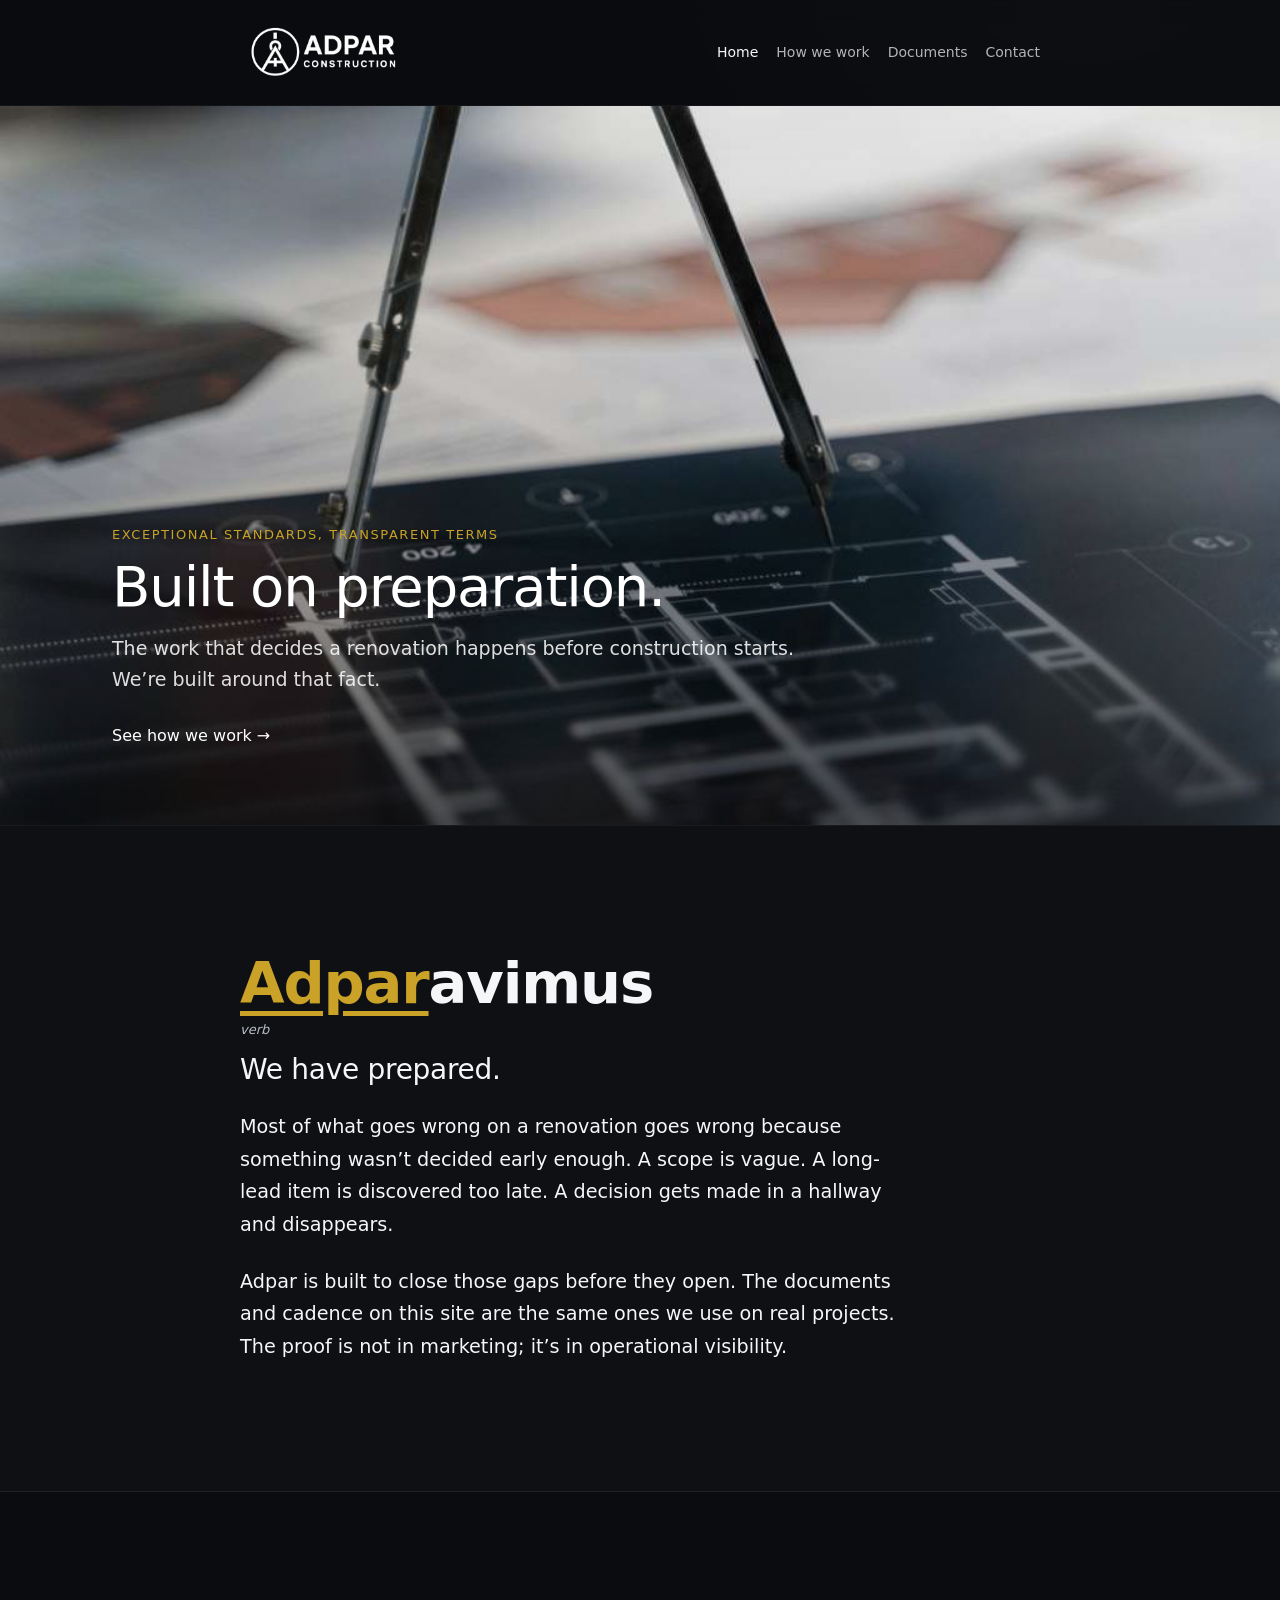
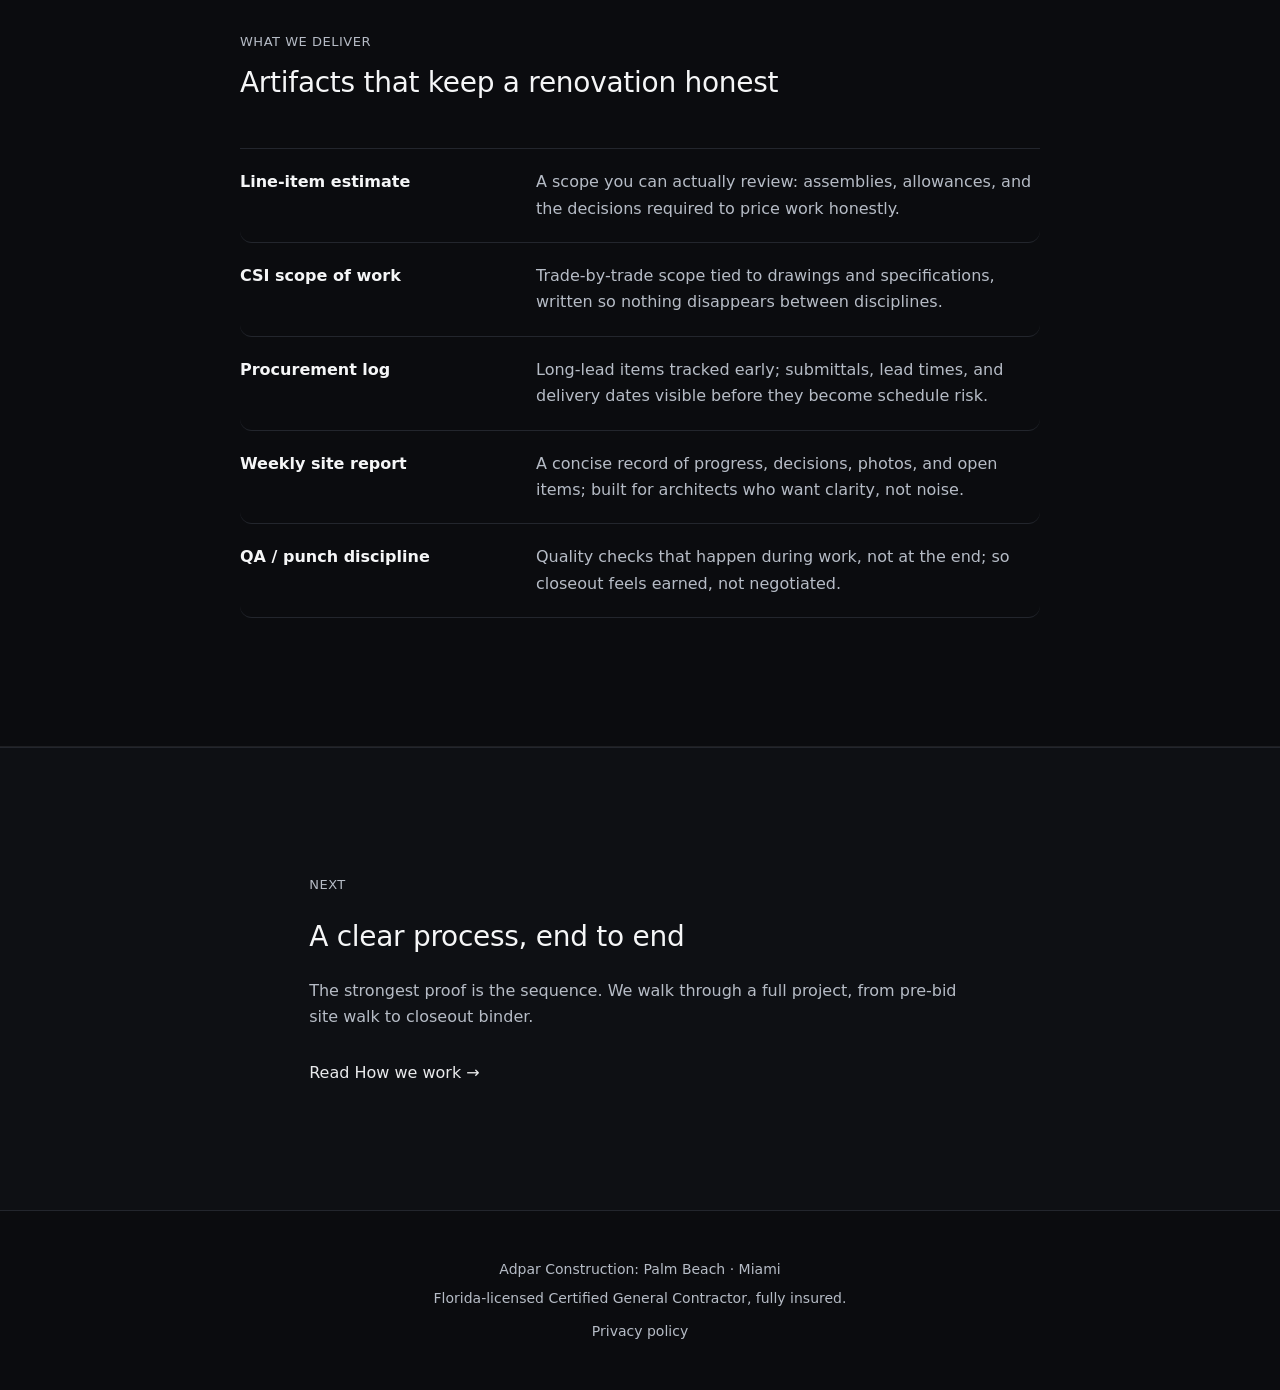
<file: index.html>
<!doctype html>
<html lang="en">
  <head>
    <meta charset="utf-8" />
    <meta name="viewport" content="width=device-width, initial-scale=1" />
    <title>Adpar Construction: Built on preparation.</title>
    <meta
      name="description"
      content="A residential renovation general contractor in Palm Beach and Miami. We make renovation outcomes legible before construction starts."
    />
    <meta property="og:title" content="Adpar Construction: Built on preparation." />
    <meta
      property="og:description"
      content="A residential renovation general contractor in Palm Beach and Miami. We make renovation outcomes legible before construction starts."
    />
    <link rel="stylesheet" href="adpar.css" />
  </head>
  <body>
    <a class="sr-only skip-link" href="#main">Skip to content</a>

    <header class="header" data-header>
      <div class="container-content">
        <div class="header-inner">
          <a class="wordmark" href="index.html" aria-label="Adpar Construction home">
            <img src="images/image0.png" alt="Adpar Construction" height="64" decoding="async" />
          </a>
          <nav class="nav" aria-label="Primary">
            <a href="index.html" aria-current="page">Home</a>
            <a href="how-we-work.html">How we work</a>
            <a href="documents.html">Documents</a>
            <a href="contact.html">Contact</a>
          </nav>
        </div>
      </div>
      <div class="header-rule" data-header-rule aria-hidden="true"></div>
    </header>

    <main id="main">
      <section class="hero" data-hero>
        <div class="hero-bg" aria-hidden="true">
          <img
            src="images/001.jpeg"
            alt=""
            role="presentation"
            width="2000"
            height="1200"
            loading="eager"
            decoding="async"
          />
        </div>
        <div class="hero-overlay" aria-hidden="true"></div>

        <div class="hero-content">
          <div class="container-wide">
            <div class="hero-text">
              <p class="caption hero-eyebrow">Exceptional standards, transparent terms</p>
              <h1 class="display">Built on preparation.</h1>
              <p class="body-lg" style="margin-top: 16px">
                The work that decides a renovation happens before construction starts. We’re built around that fact.
              </p>
              <p class="hero-cta">
                <a class="link" href="how-we-work.html">See how we work →</a>
              </p>
            </div>
          </div>
        </div>
      </section>

      <section class="section">
        <div class="container-content">
          <div class="adparavimus">
              <p class="adparavimus-word">
                <span class="adparavimus-underline">Adpar</span>avimus
              </p>
              <p class="adparavimus-meta"><em>verb</em></p>

              <h2 class="h2 adparavimus-heading" style="margin-top: 12px">We have prepared.</h2>
              <div style="margin-top: 24px" class="prose adparavimus-prose">
              <p>
                Most of what goes wrong on a renovation goes wrong because something wasn’t decided early enough. A scope is vague. A long-lead item
                is discovered too late. A decision gets made in a hallway and disappears.
              </p>
              <p>
                Adpar is built to close those gaps before they open. The documents and cadence on this site are the same ones we use on real projects.
                The proof is not in marketing; it’s in operational visibility.
              </p>
            </div>
          </div>
        </div>
      </section>

      <section class="section">
        <div class="container-content">
          <p class="caption">What we deliver</p>
          <h2 class="h2" style="margin-top: 12px">Artifacts that keep a renovation honest</h2>

          <div class="deliverables" style="margin-top: 48px">
            <div class="deliverable-row">
              <div class="body deliverable-name">Line-item estimate</div>
              <div class="body deliverable-desc">A scope you can actually review: assemblies, allowances, and the decisions required to price work honestly.</div>
            </div>
            <div class="deliverable-row">
              <div class="body deliverable-name">CSI scope of work</div>
              <div class="body deliverable-desc">Trade-by-trade scope tied to drawings and specifications, written so nothing disappears between disciplines.</div>
            </div>
            <div class="deliverable-row">
              <div class="body deliverable-name">Procurement log</div>
              <div class="body deliverable-desc">Long-lead items tracked early; submittals, lead times, and delivery dates visible before they become schedule risk.</div>
            </div>
            <div class="deliverable-row">
              <div class="body deliverable-name">Weekly site report</div>
              <div class="body deliverable-desc">A concise record of progress, decisions, photos, and open items; built for architects who want clarity, not noise.</div>
            </div>
            <div class="deliverable-row">
              <div class="body deliverable-name">QA / punch discipline</div>
              <div class="body deliverable-desc">Quality checks that happen during work, not at the end; so closeout feels earned, not negotiated.</div>
            </div>
          </div>
        </div>
      </section>

      <section class="section rule-top">
        <div class="container-content">
          <div class="container-prose prose" style="padding-left: 0; padding-right: 0">
            <p class="caption">Next</p>
            <h2 class="h2" style="margin-top: 12px">A clear process, end to end</h2>
            <p class="body muted" style="margin-top: 24px">
              The strongest proof is the sequence. We walk through a full project, from pre-bid site walk to closeout binder.
            </p>
            <p style="margin-top: 32px">
              <a class="link" href="how-we-work.html"><span class="accent">Read How we work →</span></a>
            </p>
          </div>
        </div>
      </section>
    </main>

    <footer class="footer">
      <div class="container-content">
        <p class="small">Adpar Construction: Palm Beach · Miami</p>
        <p class="small" style="margin-top: 8px">Florida-licensed Certified General Contractor, fully insured.</p>
        <p class="small" style="margin-top: 12px"><a class="link" href="privacy.html">Privacy policy</a></p>
      </div>
    </footer>

    <script src="adpar.js" defer></script>
  </body>
</html>
</file>
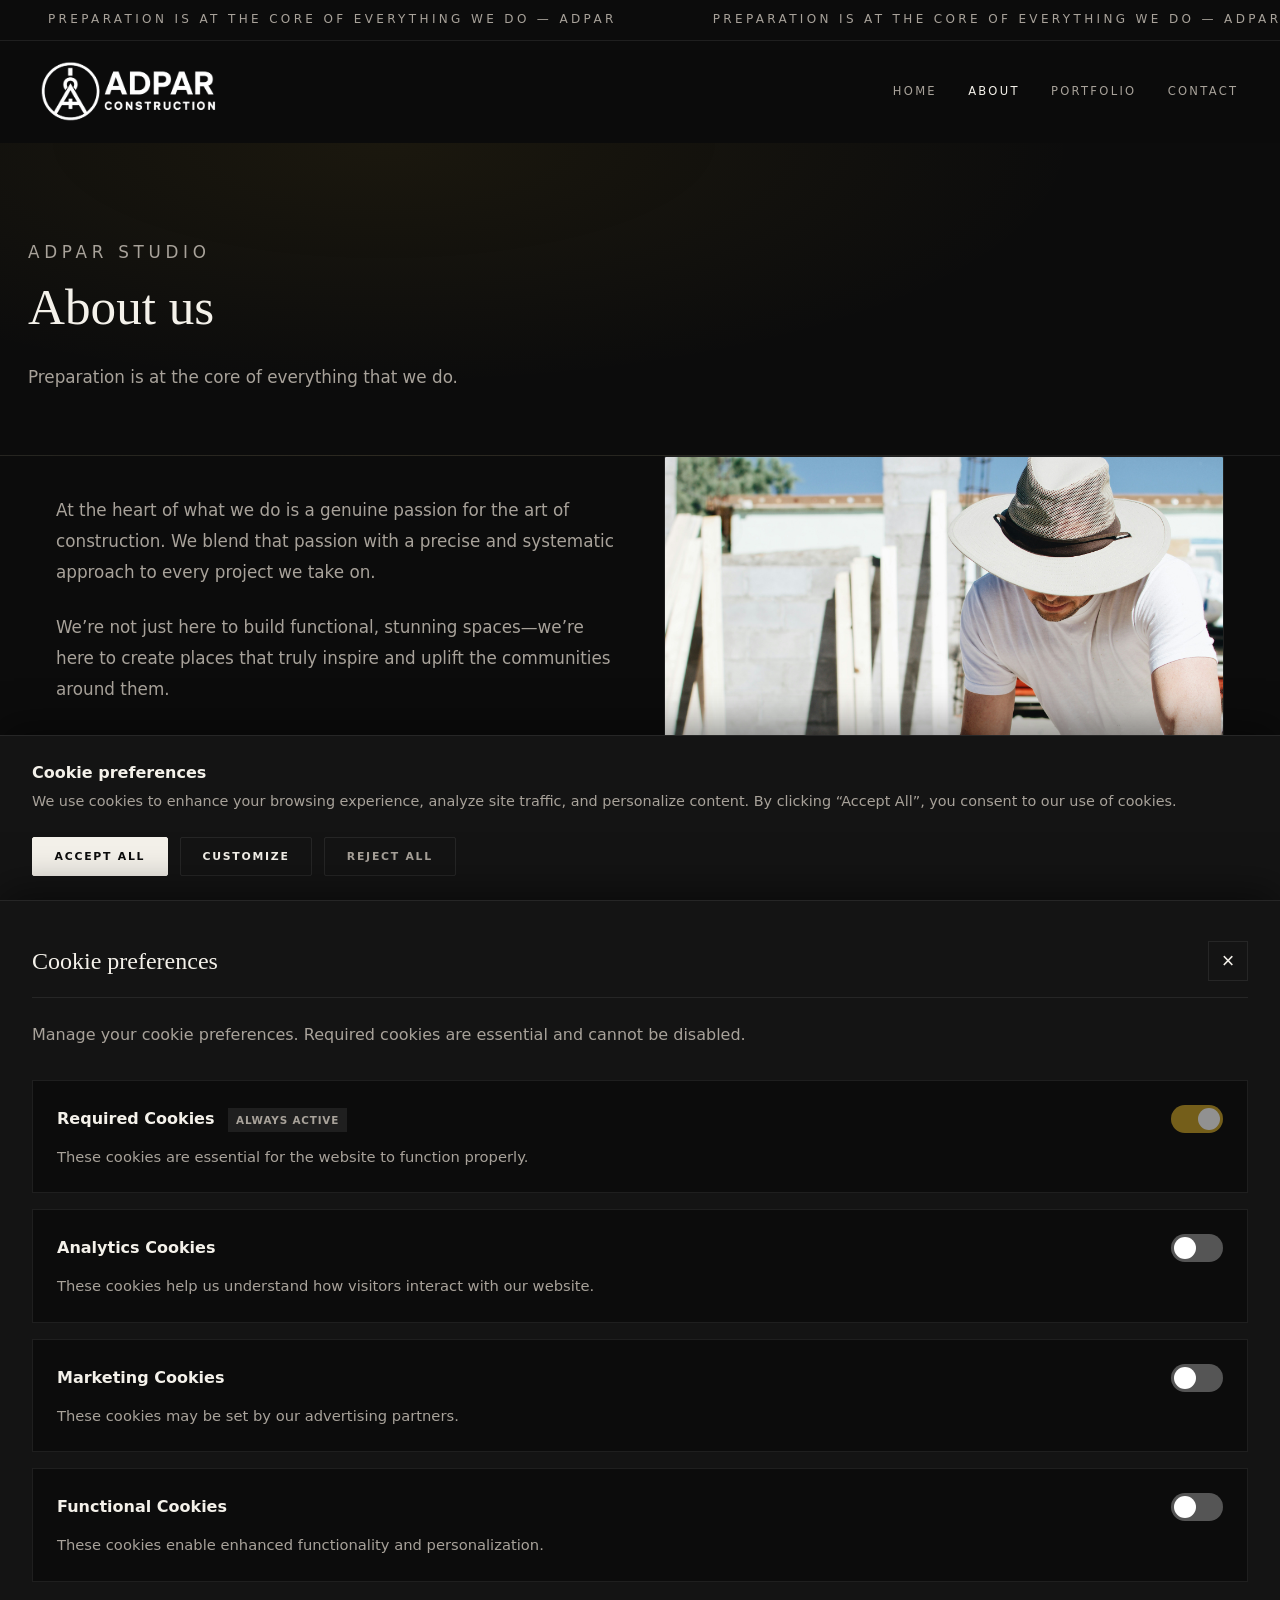
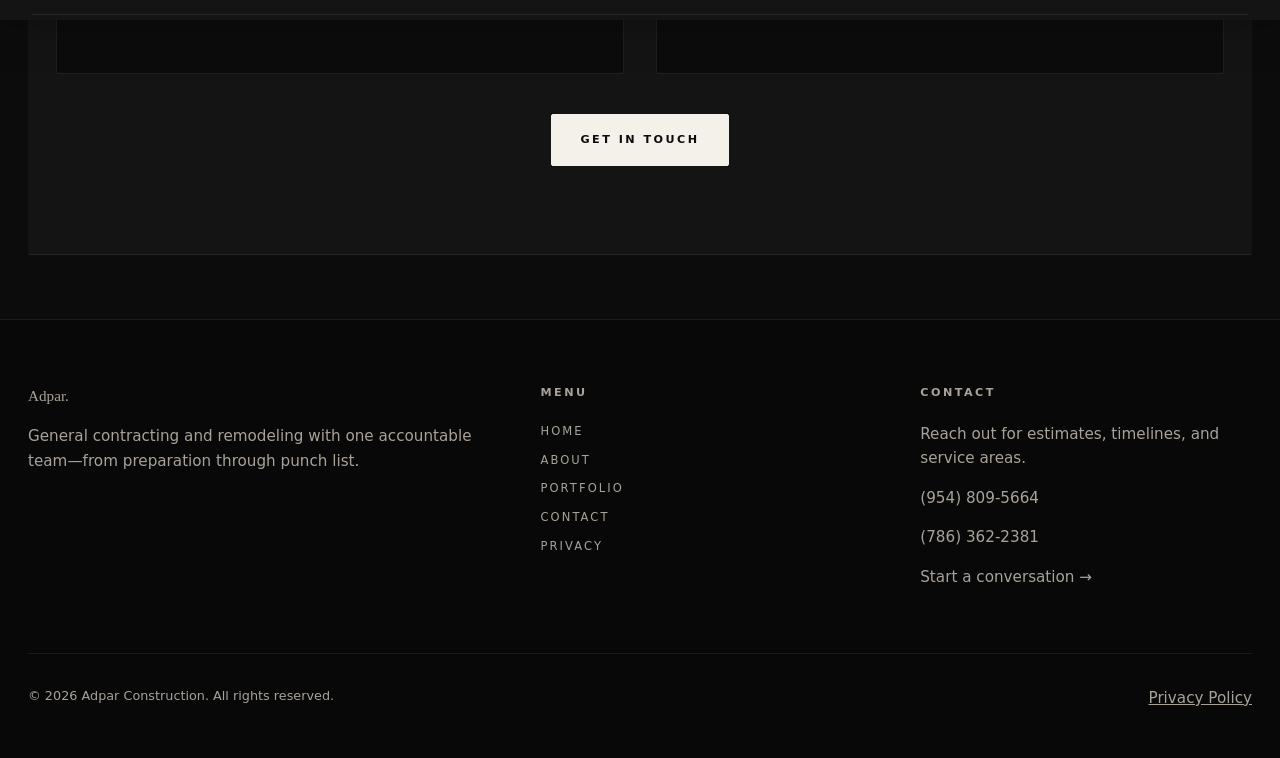
<file: about.html>
<!DOCTYPE html>
<html lang="en">
  <head>
    <meta charset="UTF-8" />
    <meta name="viewport" content="width=device-width, initial-scale=1.0" />
    <meta http-equiv="X-Content-Type-Options" content="nosniff" />
    <meta http-equiv="X-Frame-Options" content="DENY" />
    <meta http-equiv="X-XSS-Protection" content="1; mode=block" />
    <meta http-equiv="Referrer-Policy" content="strict-origin-when-cross-origin" />
    <meta http-equiv="Content-Security-Policy" content="default-src 'self'; script-src 'self' 'unsafe-inline'; style-src 'self' 'unsafe-inline'; img-src 'self' data: https:; connect-src 'self'; font-src 'self' data:; frame-ancestors 'none'; base-uri 'self'; form-action 'self'; upgrade-insecure-requests;" />
    <meta http-equiv="Permissions-Policy" content="geolocation=(), microphone=(), camera=()" />
    <link href="style.css" rel="stylesheet" />
    <script src="security.js"></script>
    <script src="main.js" defer></script>
    <title>About — Adpar Construction</title>
  </head>
  <body>
    <div class="site-marquee" aria-hidden="true">
      <div class="site-marquee__inner">
        <span>Preparation is at the core of everything we do — Adpar</span>
        <span>Preparation is at the core of everything we do — Adpar</span>
      </div>
    </div>

    <header class="site-header">
      <div class="site-header__row">
        <a href="index.html" class="logo-container">
          <img src="images/image0.png" alt="Adpar Construction logo" width="385" height="77" />
        </a>
        <nav class="site-nav" aria-label="Primary">
          <a href="index.html">Home</a>
          <a href="about.html" class="active">About</a>
          <a href="portfolio.html">Portfolio</a>
          <a href="contact.html">Contact</a>
        </nav>
        <button type="button" class="nav-toggle" aria-label="Open menu" aria-expanded="false" aria-controls="nav-drawer">
          <span></span>
          <span></span>
        </button>
      </div>
      <nav id="nav-drawer" class="nav-drawer" aria-label="Mobile">
        <a href="index.html">Home</a>
        <a href="about.html" class="active">About</a>
        <a href="portfolio.html">Portfolio</a>
        <a href="contact.html">Contact</a>
      </nav>
    </header>

    <section class="page-hero">
      <div class="page-hero__inner reveal">
        <p class="section-label">Adpar studio</p>
        <h1>About us</h1>
        <p>Preparation is at the core of everything that we do.</p>
      </div>
    </section>

    <div class="container">
      <section class="section section--tight" style="padding-top: 0">
        <div class="split-band reveal">
          <div class="about-content" style="padding: 0; max-width: none">
            <p>
              At the heart of what we do is a genuine passion for the art of construction. We blend that passion with a precise and systematic approach to every project we take on.
            </p>
            <p>
              We’re not just here to build functional, stunning spaces—we’re here to create places that truly inspire and uplift the communities around them.
            </p>
            <p style="margin-bottom: 0">
              For us, it’s about continually innovating, bringing in cutting-edge techniques and sustainable practices that enhance quality of life. In the end, we’re here to craft environments that foster growth, connection, and a little bit of everyday inspiration.
            </p>
          </div>
          <div class="split-band__media">
            <img
              src="images/16.jpg"
              alt="Carpenter cutting lumber with a circular saw on a sunny construction site, wearing a tool belt and wide-brim sun hat"
              width="1400"
              height="1050"
              loading="lazy"
            />
          </div>
        </div>
      </section>

      <section class="section section--soft" style="border-radius: 2px; margin-top: 2rem">
        <div class="section-inner">
          <div class="section-head reveal">
            <p class="section-label">Values</p>
            <h2>What guides Adpar</h2>
            <p>Tight scope, transparent terms. The kind of proposal you can actually build from.</p>
          </div>
          <div class="work-grid">
            <article class="work-tile reveal">
              <div>
                <div class="work-tile__icon">01</div>
                <h3>Preparation first</h3>
                <p>We plan before we cut—scope, sequencing, and quality checks are built into the schedule.</p>
              </div>
              <div class="work-tile__visual">
                <img src="images/17.jpg" alt="" width="1200" height="900" loading="lazy" />
              </div>
            </article>
            <article class="work-tile reveal">
              <div>
                <div class="work-tile__icon">02</div>
                <h3>Single accountability</h3>
                <p>One contract, one team lead—so questions get answers and nothing falls between trades.</p>
              </div>
              <div class="work-tile__visual">
                <img src="images/13.jpeg" alt="Collaborative planning with printed and digital construction documents" width="1200" height="900" loading="lazy" />
              </div>
            </article>
          </div>
          <div class="text-center mt-lg reveal">
            <a class="btn" href="contact.html">Get in touch</a>
          </div>
        </div>
      </section>
    </div>

    <footer class="site-footer">
      <div class="site-footer__grid">
        <div>
          <p class="footer-brand">Adpar.</p>
          <p>General contracting and remodeling with one accountable team—from preparation through punch list.</p>
        </div>
        <div>
          <h3>Menu</h3>
          <div class="footer-links">
            <a href="index.html">Home</a>
            <a href="about.html">About</a>
            <a href="portfolio.html">Portfolio</a>
            <a href="contact.html">Contact</a>
            <a href="privacy.html">Privacy</a>
          </div>
        </div>
        <div>
          <h3>Contact</h3>
          <p>Reach out for estimates, timelines, and service areas.</p>
          <p style="margin-top: 0.75rem">
            <a href="tel:+19548095664">(954) 809-5664</a>
          </p>
          <p style="margin-top: 0.35rem">
            <a href="tel:+17863622381">(786) 362-2381</a>
          </p>
          <p style="margin-top: 1rem"><a href="contact.html">Start a conversation →</a></p>
        </div>
      </div>
      <div class="footer-bottom">
        <span>© 2026 Adpar Construction. All rights reserved.</span>
        <a href="privacy.html">Privacy Policy</a>
      </div>
    </footer>

    <div id="cookieBanner" class="cookie-banner">
      <div class="cookie-banner-content">
        <div class="cookie-banner-text">
          <h4>Cookie preferences</h4>
          <p>We use cookies to enhance your browsing experience, analyze site traffic, and personalize content. By clicking “Accept All”, you consent to our use of cookies.</p>
        </div>
        <div class="cookie-banner-buttons">
          <button type="button" class="cookie-btn cookie-btn-accept" onclick="acceptAllCookies()">Accept All</button>
          <button type="button" class="cookie-btn cookie-btn-customize" onclick="openCookieCustomize()">Customize</button>
          <button type="button" class="cookie-btn cookie-btn-reject" onclick="rejectAllCookies()">Reject All</button>
        </div>
      </div>
    </div>

    <div id="cookieOverlay" class="cookie-overlay" onclick="closeCookieCustomize()"></div>

    <div id="cookieCustomizePanel" class="cookie-customize-panel">
      <div class="cookie-panel-content">
        <div class="cookie-panel-header">
          <h3>Cookie preferences</h3>
          <button type="button" class="cookie-panel-close" onclick="closeCookieCustomize()" aria-label="Close">×</button>
        </div>
        <p class="cookie-panel-description">Manage your cookie preferences. Required cookies are essential and cannot be disabled.</p>

        <div class="cookie-category">
          <div class="cookie-category-header">
            <div>
              <h4>Required Cookies <span class="cookie-required-badge">Always Active</span></h4>
            </div>
            <label class="cookie-toggle">
              <input type="checkbox" checked disabled id="cookieRequired" />
              <span class="cookie-slider"></span>
            </label>
          </div>
          <p>These cookies are essential for the website to function properly.</p>
        </div>

        <div class="cookie-category">
          <div class="cookie-category-header">
            <div>
              <h4>Analytics Cookies</h4>
            </div>
            <label class="cookie-toggle">
              <input type="checkbox" id="cookieAnalytics" />
              <span class="cookie-slider"></span>
            </label>
          </div>
          <p>These cookies help us understand how visitors interact with our website.</p>
        </div>

        <div class="cookie-category">
          <div class="cookie-category-header">
            <div>
              <h4>Marketing Cookies</h4>
            </div>
            <label class="cookie-toggle">
              <input type="checkbox" id="cookieMarketing" />
              <span class="cookie-slider"></span>
            </label>
          </div>
          <p>These cookies may be set by our advertising partners.</p>
        </div>

        <div class="cookie-category">
          <div class="cookie-category-header">
            <div>
              <h4>Functional Cookies</h4>
            </div>
            <label class="cookie-toggle">
              <input type="checkbox" id="cookieFunctional" />
              <span class="cookie-slider"></span>
            </label>
          </div>
          <p>These cookies enable enhanced functionality and personalization.</p>
        </div>

        <div class="cookie-panel-actions">
          <button type="button" class="cookie-btn cookie-btn-reject" onclick="rejectAllCookies()">Reject All</button>
          <button type="button" class="cookie-btn cookie-btn-accept" onclick="saveCookiePreferences()">Save preferences</button>
        </div>
      </div>
    </div>

    <script>
      const COOKIE_CONSENT_KEY = 'cookieConsent';
      window.addEventListener('DOMContentLoaded', function () {
        const consent = localStorage.getItem(COOKIE_CONSENT_KEY);
        if (!consent) {
          setTimeout(function () {
            document.getElementById('cookieBanner').classList.add('show');
          }, 500);
        }
      });
      function acceptAllCookies() {
        localStorage.setItem(
          COOKIE_CONSENT_KEY,
          JSON.stringify({
            required: true,
            analytics: true,
            marketing: true,
            functional: true,
            timestamp: new Date().toISOString(),
          })
        );
        closeCookieBanner();
      }
      function rejectAllCookies() {
        localStorage.setItem(
          COOKIE_CONSENT_KEY,
          JSON.stringify({
            required: true,
            analytics: false,
            marketing: false,
            functional: false,
            timestamp: new Date().toISOString(),
          })
        );
        closeCookieBanner();
        if (document.getElementById('cookieCustomizePanel').classList.contains('show')) closeCookieCustomize();
      }
      function openCookieCustomize() {
        const consent = localStorage.getItem(COOKIE_CONSENT_KEY);
        if (consent) {
          const prefs = safeJsonParse(consent) || {};
          document.getElementById('cookieAnalytics').checked = prefs.analytics || false;
          document.getElementById('cookieMarketing').checked = prefs.marketing || false;
          document.getElementById('cookieFunctional').checked = prefs.functional || false;
        }
        document.getElementById('cookieCustomizePanel').classList.add('show');
        document.getElementById('cookieOverlay').classList.add('show');
      }
      function closeCookieCustomize() {
        document.getElementById('cookieCustomizePanel').classList.remove('show');
        document.getElementById('cookieOverlay').classList.remove('show');
      }
      function saveCookiePreferences() {
        const preferences = {
          required: true,
          analytics: document.getElementById('cookieAnalytics').checked,
          marketing: document.getElementById('cookieMarketing').checked,
          functional: document.getElementById('cookieFunctional').checked,
          timestamp: new Date().toISOString(),
        };
        localStorage.setItem(COOKIE_CONSENT_KEY, JSON.stringify(validateCookiePreferences(preferences)));
        closeCookieBanner();
        closeCookieCustomize();
      }
      function closeCookieBanner() {
        document.getElementById('cookieBanner').classList.remove('show');
      }
    </script>
  </body>
</html>
</file>
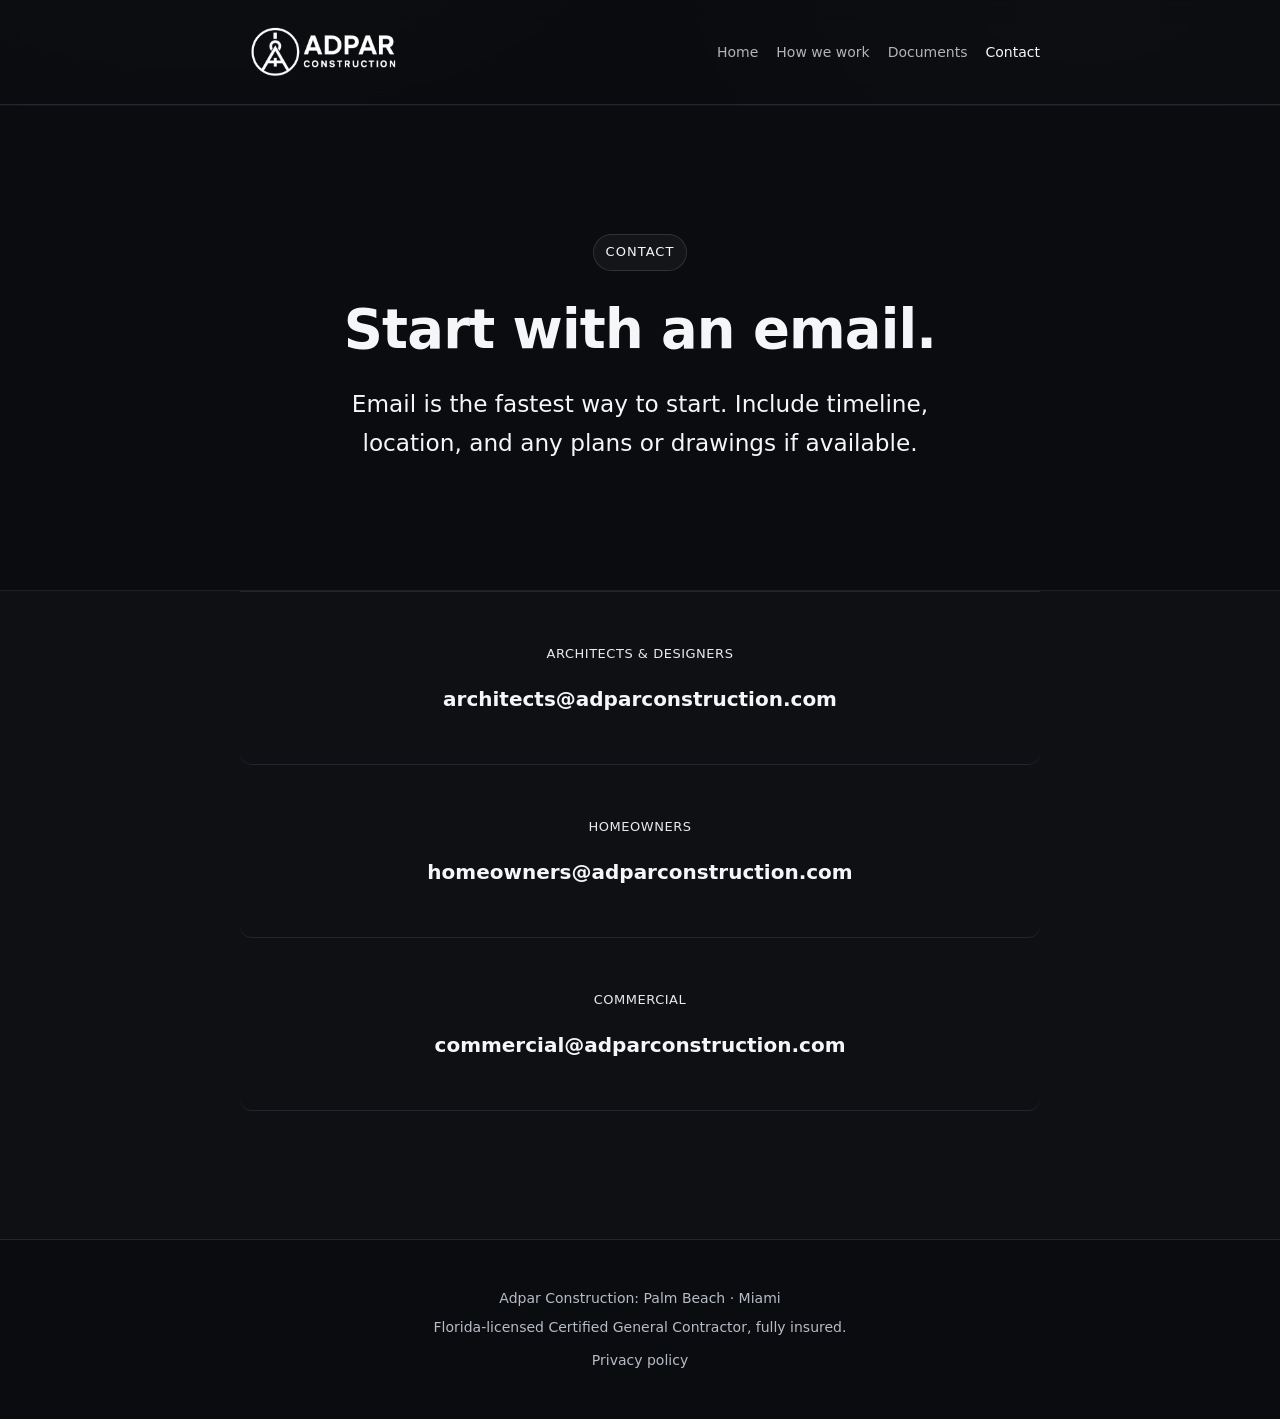
<file: contact.html>
<!doctype html>
<html lang="en">
  <head>
    <meta charset="utf-8" />
    <meta name="viewport" content="width=device-width, initial-scale=1" />
    <title>Contact: Adpar Construction</title>
    <meta
      name="description"
      content="Email Adpar Construction. Three addresses: architects/designers, homeowners, and commercial inquiries."
    />
    <meta property="og:title" content="Contact: Adpar Construction" />
    <meta
      property="og:description"
      content="Email Adpar Construction. Three addresses: architects/designers, homeowners, and commercial inquiries."
    />
    <link rel="stylesheet" href="adpar.css" />
  </head>
  <body>
    <a class="sr-only skip-link" href="#main">Skip to content</a>

    <header class="header" data-header>
      <div class="container-content">
        <div class="header-inner">
          <a class="wordmark" href="index.html" aria-label="Adpar Construction home">
            <img src="images/image0.png" alt="Adpar Construction" height="64" decoding="async" />
          </a>
          <nav class="nav" aria-label="Primary">
            <a href="index.html">Home</a>
            <a href="how-we-work.html">How we work</a>
            <a href="documents.html">Documents</a>
            <a href="contact.html" aria-current="page">Contact</a>
          </nav>
        </div>
      </div>
      <div class="header-rule is-visible" data-header-rule aria-hidden="true"></div>
    </header>

    <main id="main">
      <section class="section">
        <div class="container-content">
          <div class="container-prose prose contact-intro" style="padding-left: 0; padding-right: 0">
            <p class="caption is-white">Contact</p>
            <h1 class="h1" style="margin-top: 12px">Start with an email.</h1>
            <div style="margin-top: 24px" class="prose">
              <p>
                Email is the fastest way to start. Include timeline, location, and any plans or drawings if available.
              </p>
            </div>
          </div>
        </div>
      </section>

      <section class="section section--contact-email" style="padding-top: 0">
        <div class="container-content">
          <div class="email-list">
            <div class="email-card">
              <p class="caption accent">Architects &amp; designers</p>
              <p class="email-address" style="margin-top: 16px">
                <a class="link" href="mailto:architects@adparconstruction.com">architects@adparconstruction.com</a>
              </p>
            </div>
            <div class="email-card">
              <p class="caption accent">Homeowners</p>
              <p class="email-address" style="margin-top: 16px">
                <a class="link" href="mailto:homeowners@adparconstruction.com">homeowners@adparconstruction.com</a>
              </p>
            </div>
            <div class="email-card">
              <p class="caption accent">Commercial</p>
              <p class="email-address" style="margin-top: 16px">
                <a class="link" href="mailto:commercial@adparconstruction.com">commercial@adparconstruction.com</a>
              </p>
            </div>
          </div>
        </div>
      </section>
    </main>

    <footer class="footer">
      <div class="container-content">
        <p class="small">Adpar Construction: Palm Beach · Miami</p>
        <p class="small" style="margin-top: 8px">Florida-licensed Certified General Contractor, fully insured.</p>
        <p class="small" style="margin-top: 12px"><a class="link" href="privacy.html">Privacy policy</a></p>
      </div>
    </footer>
  </body>
</html>
</file>
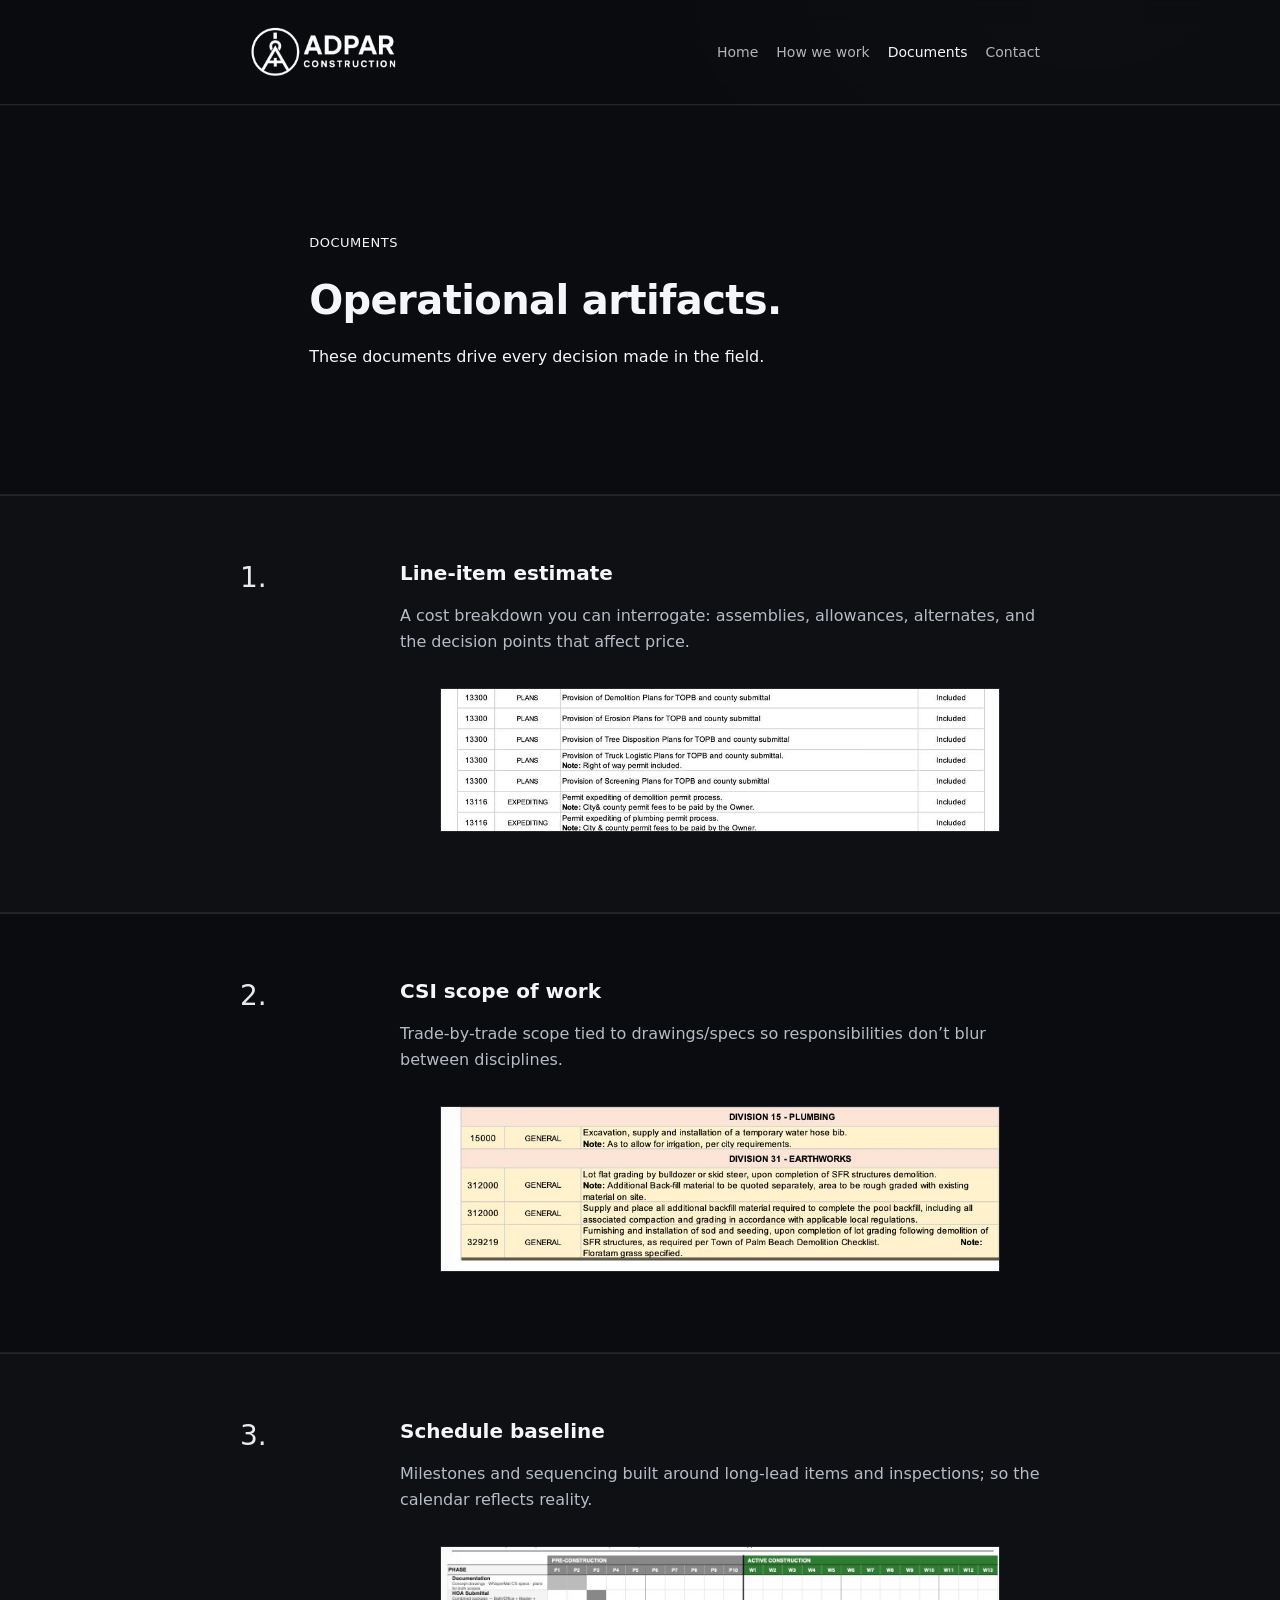
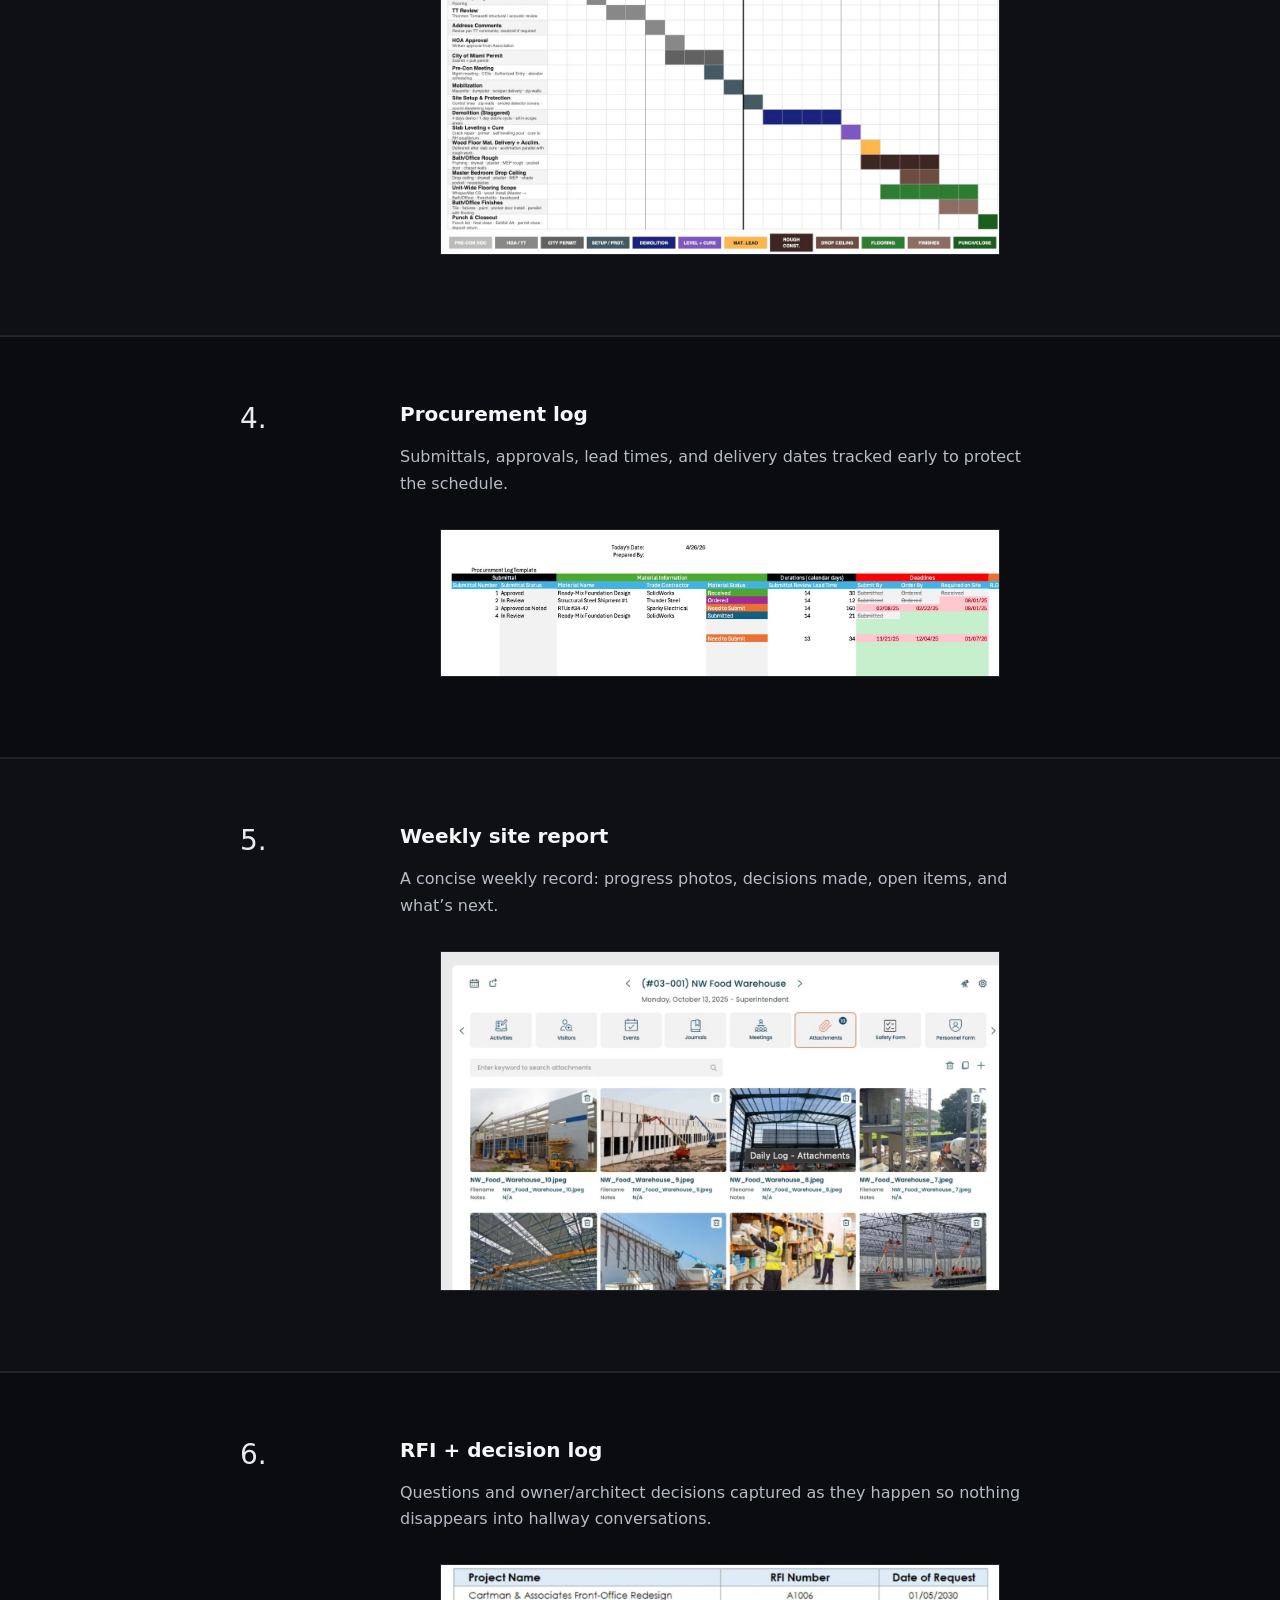
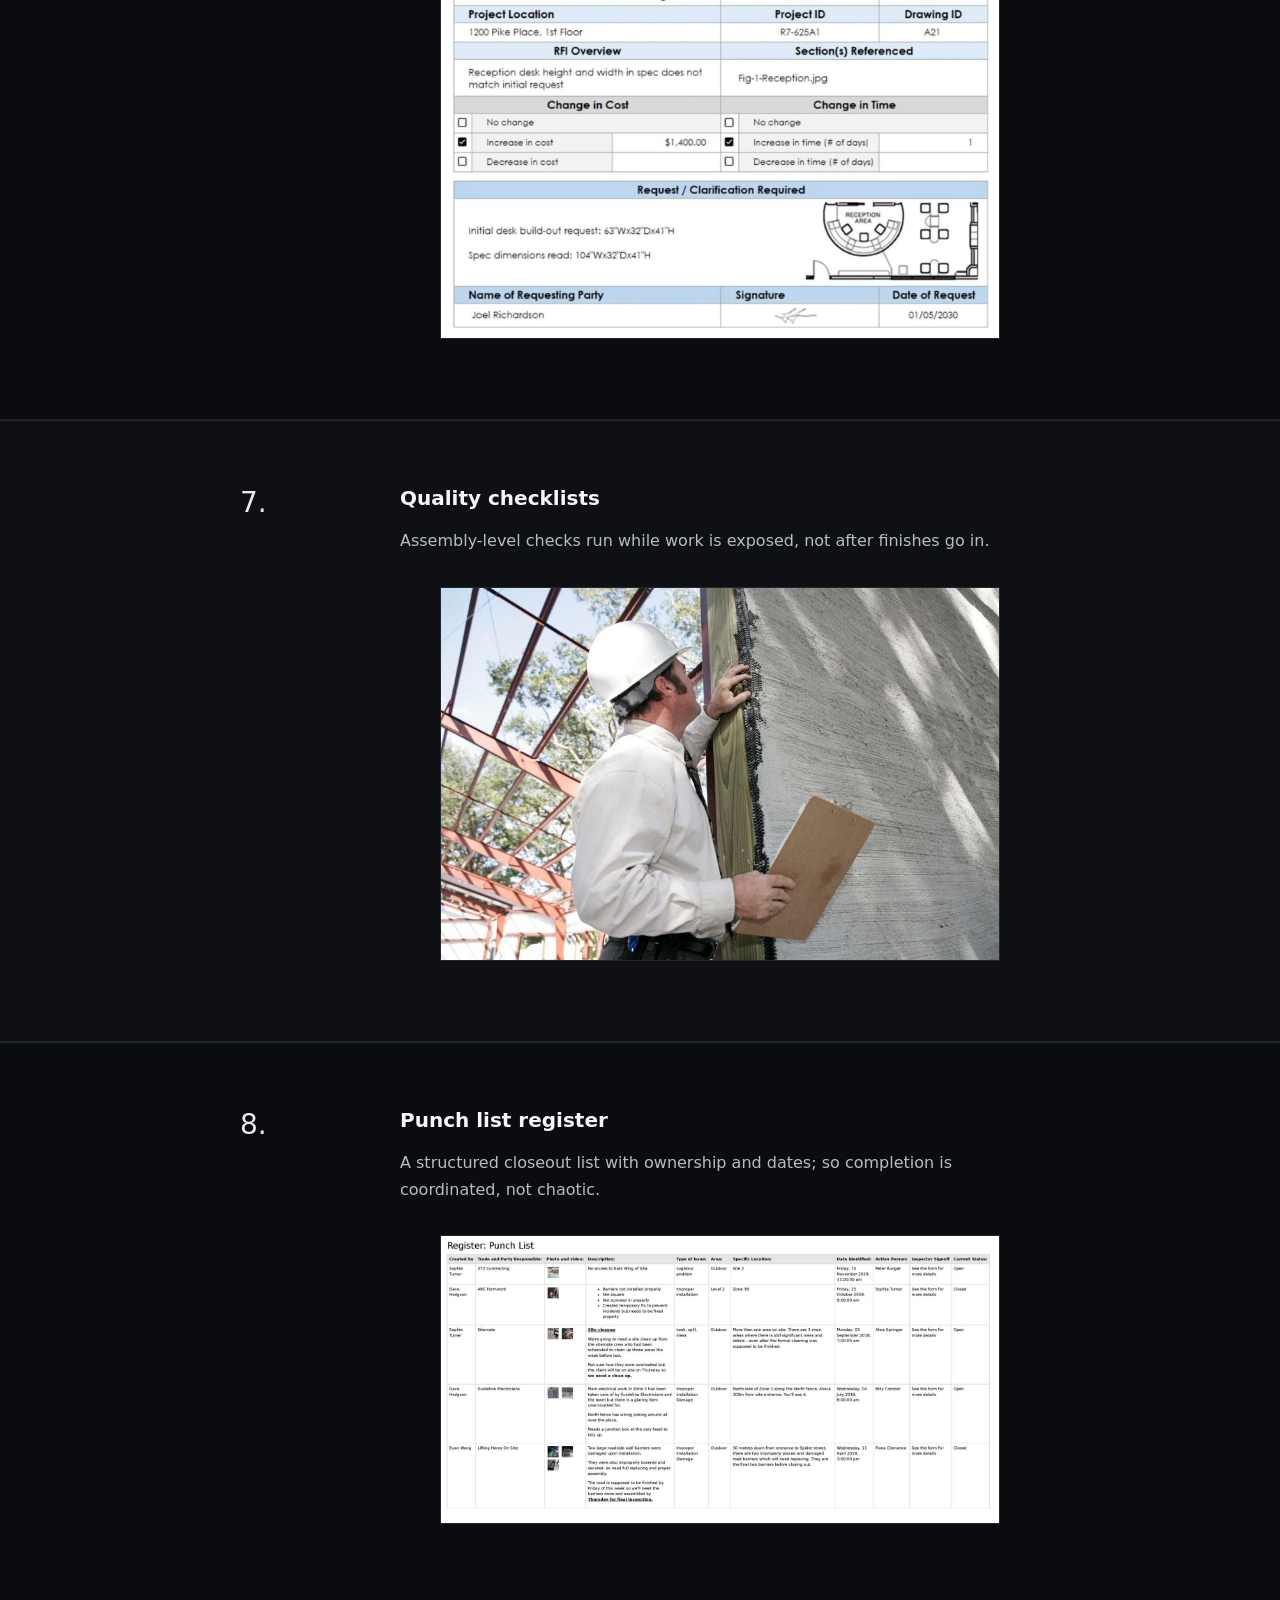
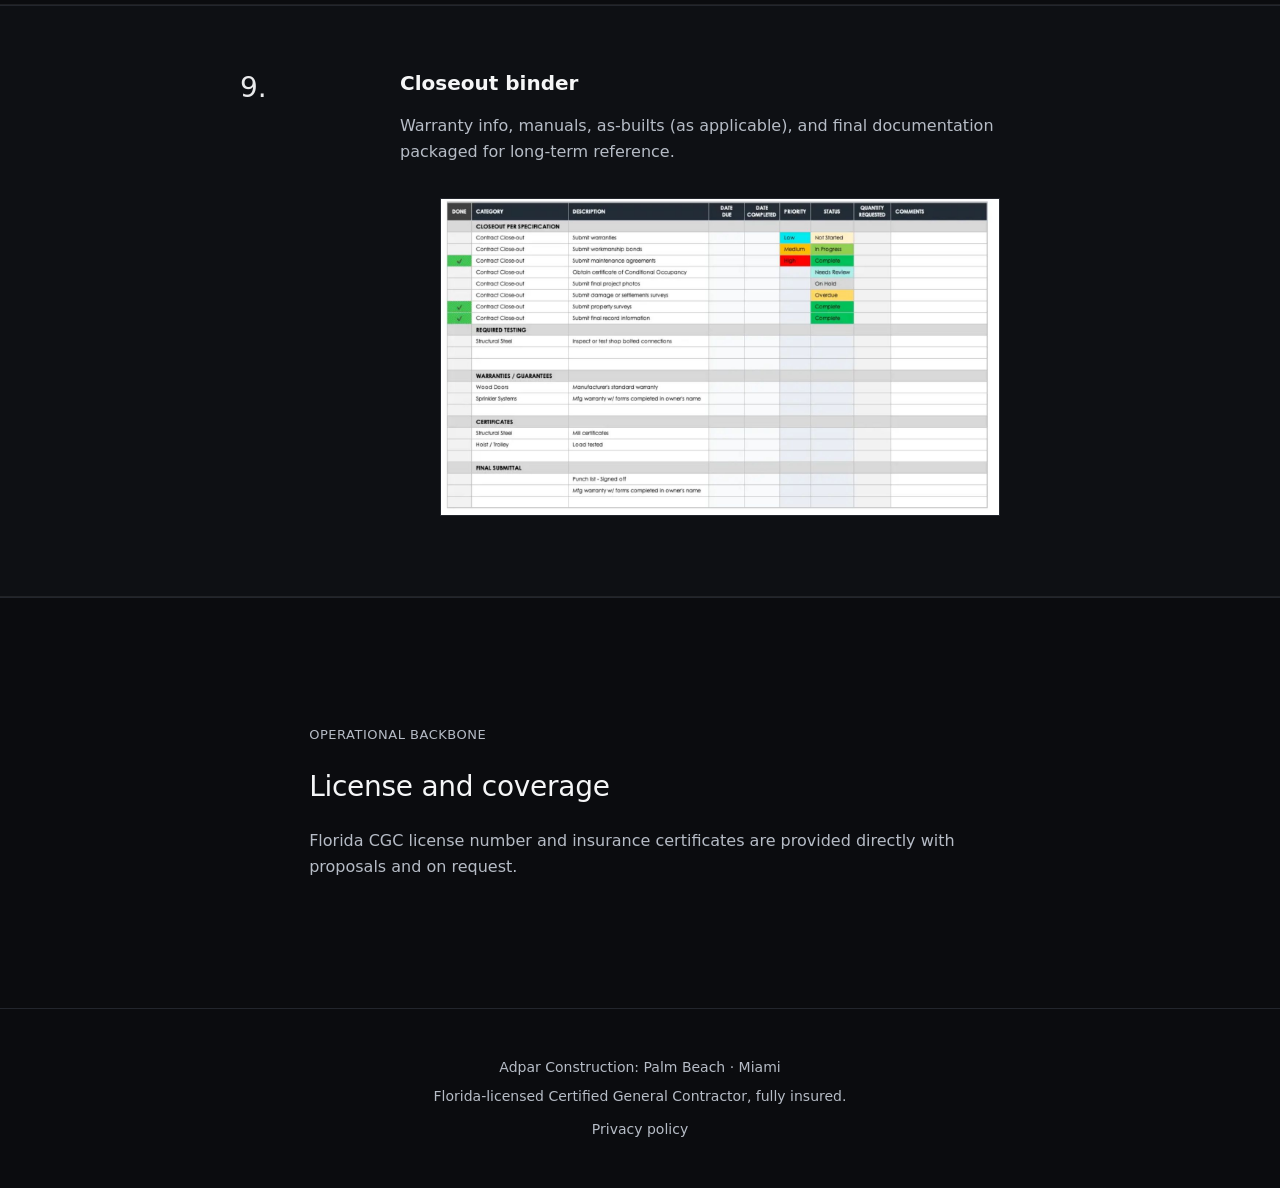
<file: documents.html>
<!doctype html>
<html lang="en">
  <head>
    <meta charset="utf-8" />
    <meta name="viewport" content="width=device-width, initial-scale=1" />
    <title>Documents: Adpar Construction</title>
    <meta
      name="description"
      content="Operational artifacts that make our process legible: estimates, scopes, reports, procurement logs, and closeout documentation."
    />
    <meta property="og:title" content="Documents: Adpar Construction" />
    <meta
      property="og:description"
      content="Operational artifacts that make our process legible: estimates, scopes, reports, procurement logs, and closeout documentation."
    />
    <link rel="stylesheet" href="adpar.css" />
  </head>
  <body>
    <a class="sr-only skip-link" href="#main">Skip to content</a>

    <header class="header" data-header>
      <div class="container-content">
        <div class="header-inner">
          <a class="wordmark" href="index.html" aria-label="Adpar Construction home">
            <img src="images/image0.png" alt="Adpar Construction" height="64" decoding="async" />
          </a>
          <nav class="nav" aria-label="Primary">
            <a href="index.html">Home</a>
            <a href="how-we-work.html">How we work</a>
            <a href="documents.html" aria-current="page">Documents</a>
            <a href="contact.html">Contact</a>
          </nav>
        </div>
      </div>
      <div class="header-rule is-visible" data-header-rule aria-hidden="true"></div>
    </header>

    <main id="main">
      <section class="section">
        <div class="container-content">
          <div class="container-prose prose" style="padding-left: 0; padding-right: 0">
            <p class="caption is-white">Documents</p>
            <h1 class="h1" style="margin-top: 12px">Operational artifacts.</h1>
            <div style="margin-top: 24px" class="prose">
              <p>
                These documents drive every decision made in the field.
              </p>
            </div>
          </div>
        </div>
      </section>

      <section class="doc rule-top">
        <div class="container-content">
          <div class="doc-grid">
            <div class="step-num">1.</div>
            <div>
              <h2 class="h3">Line-item estimate</h2>
              <p class="body muted" style="margin-top: 16px; max-width: 65ch">
                A cost breakdown you can interrogate: assemblies, allowances, alternates, and the decision points that affect price.
              </p>
              <figure class="figure" style="margin-top: 32px">
                <img src="images/1.jpeg" alt="Line-item estimate sample" loading="lazy" decoding="async" />
              </figure>
            </div>
          </div>
        </div>
      </section>

      <section class="doc">
        <div class="container-content">
          <div class="doc-grid">
            <div class="step-num">2.</div>
            <div>
              <h2 class="h3">CSI scope of work</h2>
              <p class="body muted" style="margin-top: 16px; max-width: 65ch">
                Trade-by-trade scope tied to drawings/specs so responsibilities don’t blur between disciplines.
              </p>
              <figure class="figure" style="margin-top: 32px">
                <img src="images/2.jpeg" alt="CSI scope of work sample" loading="lazy" decoding="async" />
              </figure>
            </div>
          </div>
        </div>
      </section>

      <section class="doc">
        <div class="container-content">
          <div class="doc-grid">
            <div class="step-num">3.</div>
            <div>
              <h2 class="h3">Schedule baseline</h2>
              <p class="body muted" style="margin-top: 16px; max-width: 65ch">
                Milestones and sequencing built around long-lead items and inspections; so the calendar reflects reality.
              </p>
              <figure class="figure" style="margin-top: 32px">
                <img src="images/3.jpeg" alt="Schedule baseline sample" loading="lazy" decoding="async" />
              </figure>
            </div>
          </div>
        </div>
      </section>

      <section class="doc">
        <div class="container-content">
          <div class="doc-grid">
            <div class="step-num">4.</div>
            <div>
              <h2 class="h3">Procurement log</h2>
              <p class="body muted" style="margin-top: 16px; max-width: 65ch">
                Submittals, approvals, lead times, and delivery dates tracked early to protect the schedule.
              </p>
              <figure class="figure" style="margin-top: 32px">
                <img src="images/4.jpeg" alt="Procurement log sample" loading="lazy" decoding="async" />
              </figure>
            </div>
          </div>
        </div>
      </section>

      <section class="doc">
        <div class="container-content">
          <div class="doc-grid">
            <div class="step-num">5.</div>
            <div>
              <h2 class="h3">Weekly site report</h2>
              <p class="body muted" style="margin-top: 16px; max-width: 65ch">
                A concise weekly record: progress photos, decisions made, open items, and what’s next.
              </p>
              <figure class="figure" style="margin-top: 32px">
                <img src="images/5.jpeg" alt="Weekly site report sample" loading="lazy" decoding="async" />
              </figure>
            </div>
          </div>
        </div>
      </section>

      <section class="doc">
        <div class="container-content">
          <div class="doc-grid">
            <div class="step-num">6.</div>
            <div>
              <h2 class="h3">RFI + decision log</h2>
              <p class="body muted" style="margin-top: 16px; max-width: 65ch">
                Questions and owner/architect decisions captured as they happen so nothing disappears into hallway conversations.
              </p>
              <figure class="figure" style="margin-top: 32px">
                <img src="images/6.jpeg" alt="RFI and decision log sample" loading="lazy" decoding="async" />
              </figure>
            </div>
          </div>
        </div>
      </section>

      <section class="doc">
        <div class="container-content">
          <div class="doc-grid">
            <div class="step-num">7.</div>
            <div>
              <h2 class="h3">Quality checklists</h2>
              <p class="body muted" style="margin-top: 16px; max-width: 65ch">
                Assembly-level checks run while work is exposed, not after finishes go in.
              </p>
              <figure class="figure" style="margin-top: 32px">
                <img src="images/7.jpeg" alt="Quality checklists sample" loading="lazy" decoding="async" />
              </figure>
            </div>
          </div>
        </div>
      </section>

      <section class="doc">
        <div class="container-content">
          <div class="doc-grid">
            <div class="step-num">8.</div>
            <div>
              <h2 class="h3">Punch list register</h2>
              <p class="body muted" style="margin-top: 16px; max-width: 65ch">
                A structured closeout list with ownership and dates; so completion is coordinated, not chaotic.
              </p>
              <figure class="figure" style="margin-top: 32px">
                <img src="images/8.jpeg" alt="Punch list register sample" loading="lazy" decoding="async" />
              </figure>
            </div>
          </div>
        </div>
      </section>

      <section class="doc">
        <div class="container-content">
          <div class="doc-grid">
            <div class="step-num">9.</div>
            <div>
              <h2 class="h3">Closeout binder</h2>
              <p class="body muted" style="margin-top: 16px; max-width: 65ch">
                Warranty info, manuals, as-builts (as applicable), and final documentation packaged for long-term reference.
              </p>
              <figure class="figure" style="margin-top: 32px">
                <img src="images/9.jpeg" alt="Closeout binder sample" loading="lazy" decoding="async" />
              </figure>
            </div>
          </div>
        </div>
      </section>

      <section class="section rule-top">
        <div class="container-content">
          <div class="container-prose prose" style="padding-left: 0; padding-right: 0">
            <p class="caption">Operational backbone</p>
            <h2 class="h2" style="margin-top: 12px">License and coverage</h2>
            <p class="body muted" style="margin-top: 24px">
              Florida CGC license number and insurance certificates are provided directly with proposals and on request.
            </p>
          </div>
        </div>
      </section>
    </main>

    <footer class="footer">
      <div class="container-content">
        <p class="small">Adpar Construction: Palm Beach · Miami</p>
        <p class="small" style="margin-top: 8px">Florida-licensed Certified General Contractor, fully insured.</p>
        <p class="small" style="margin-top: 12px"><a class="link" href="privacy.html">Privacy policy</a></p>
      </div>
    </footer>
  </body>
</html>
</file>
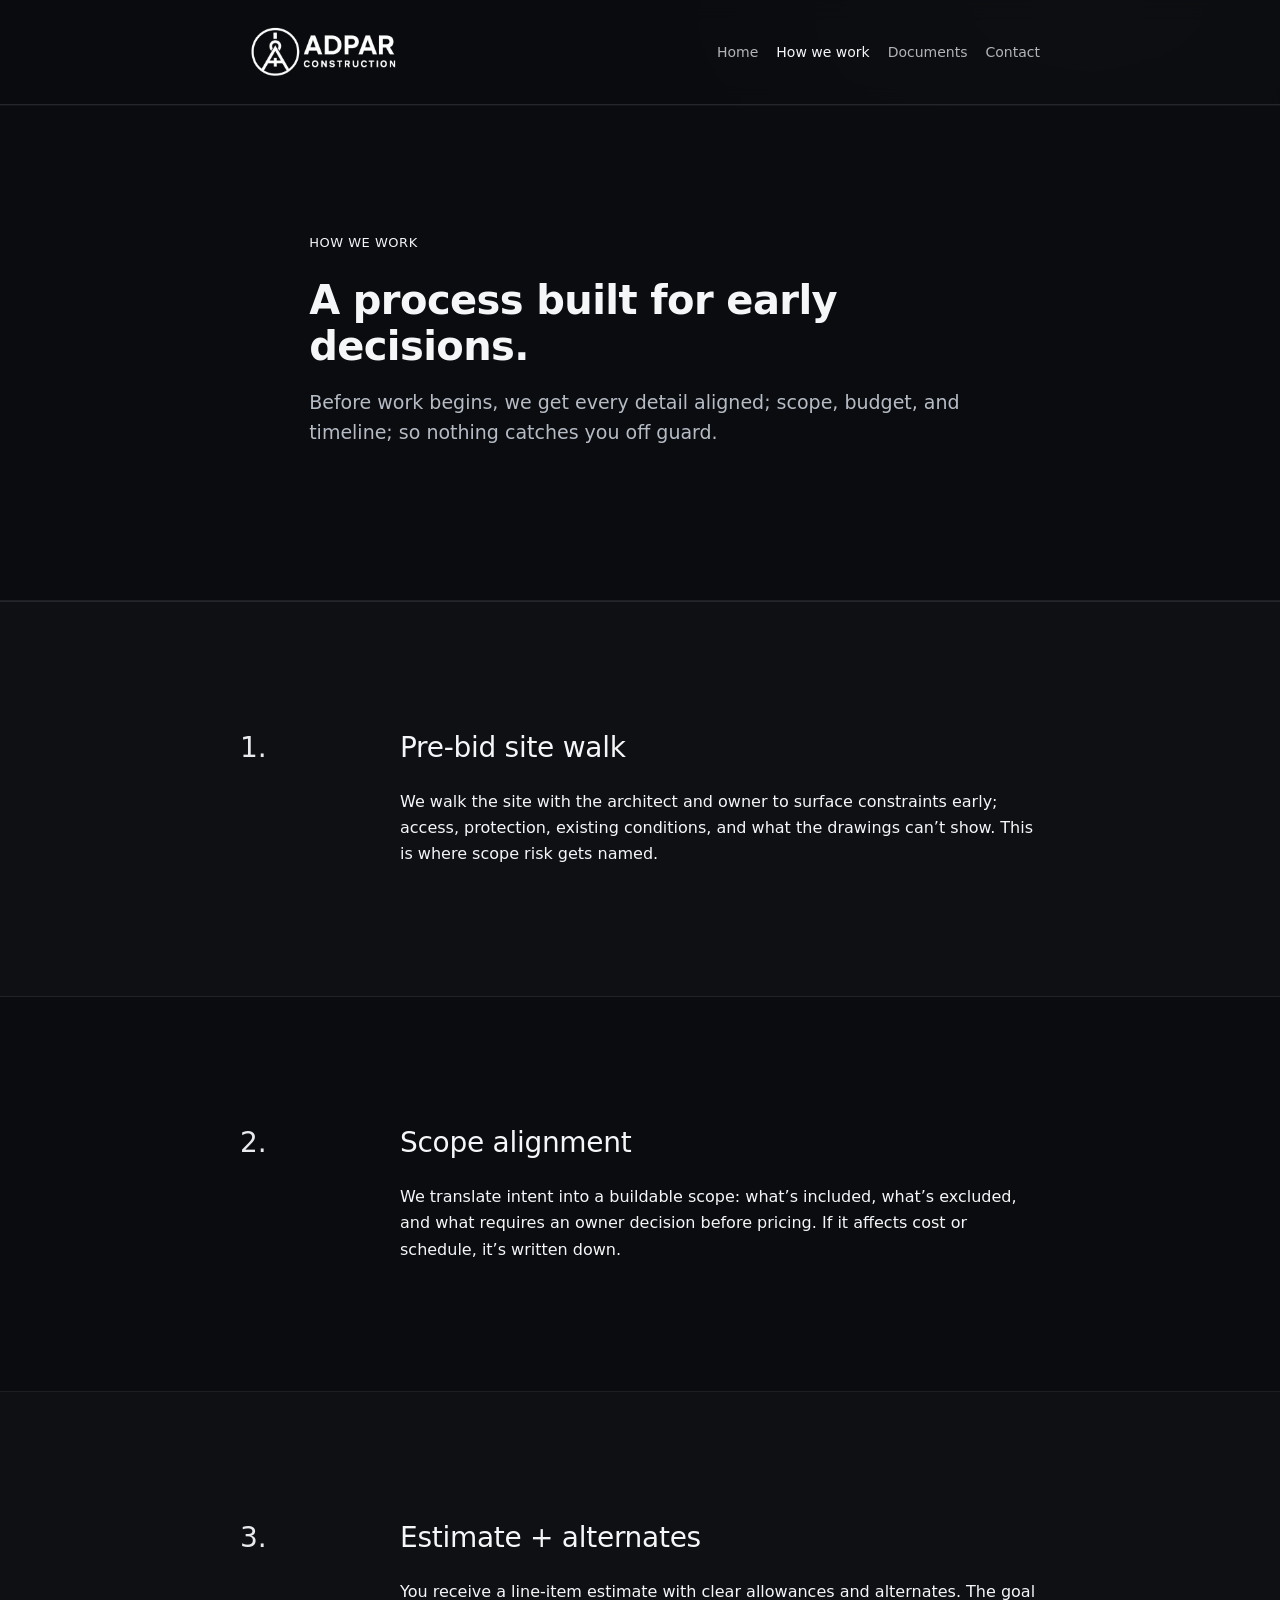
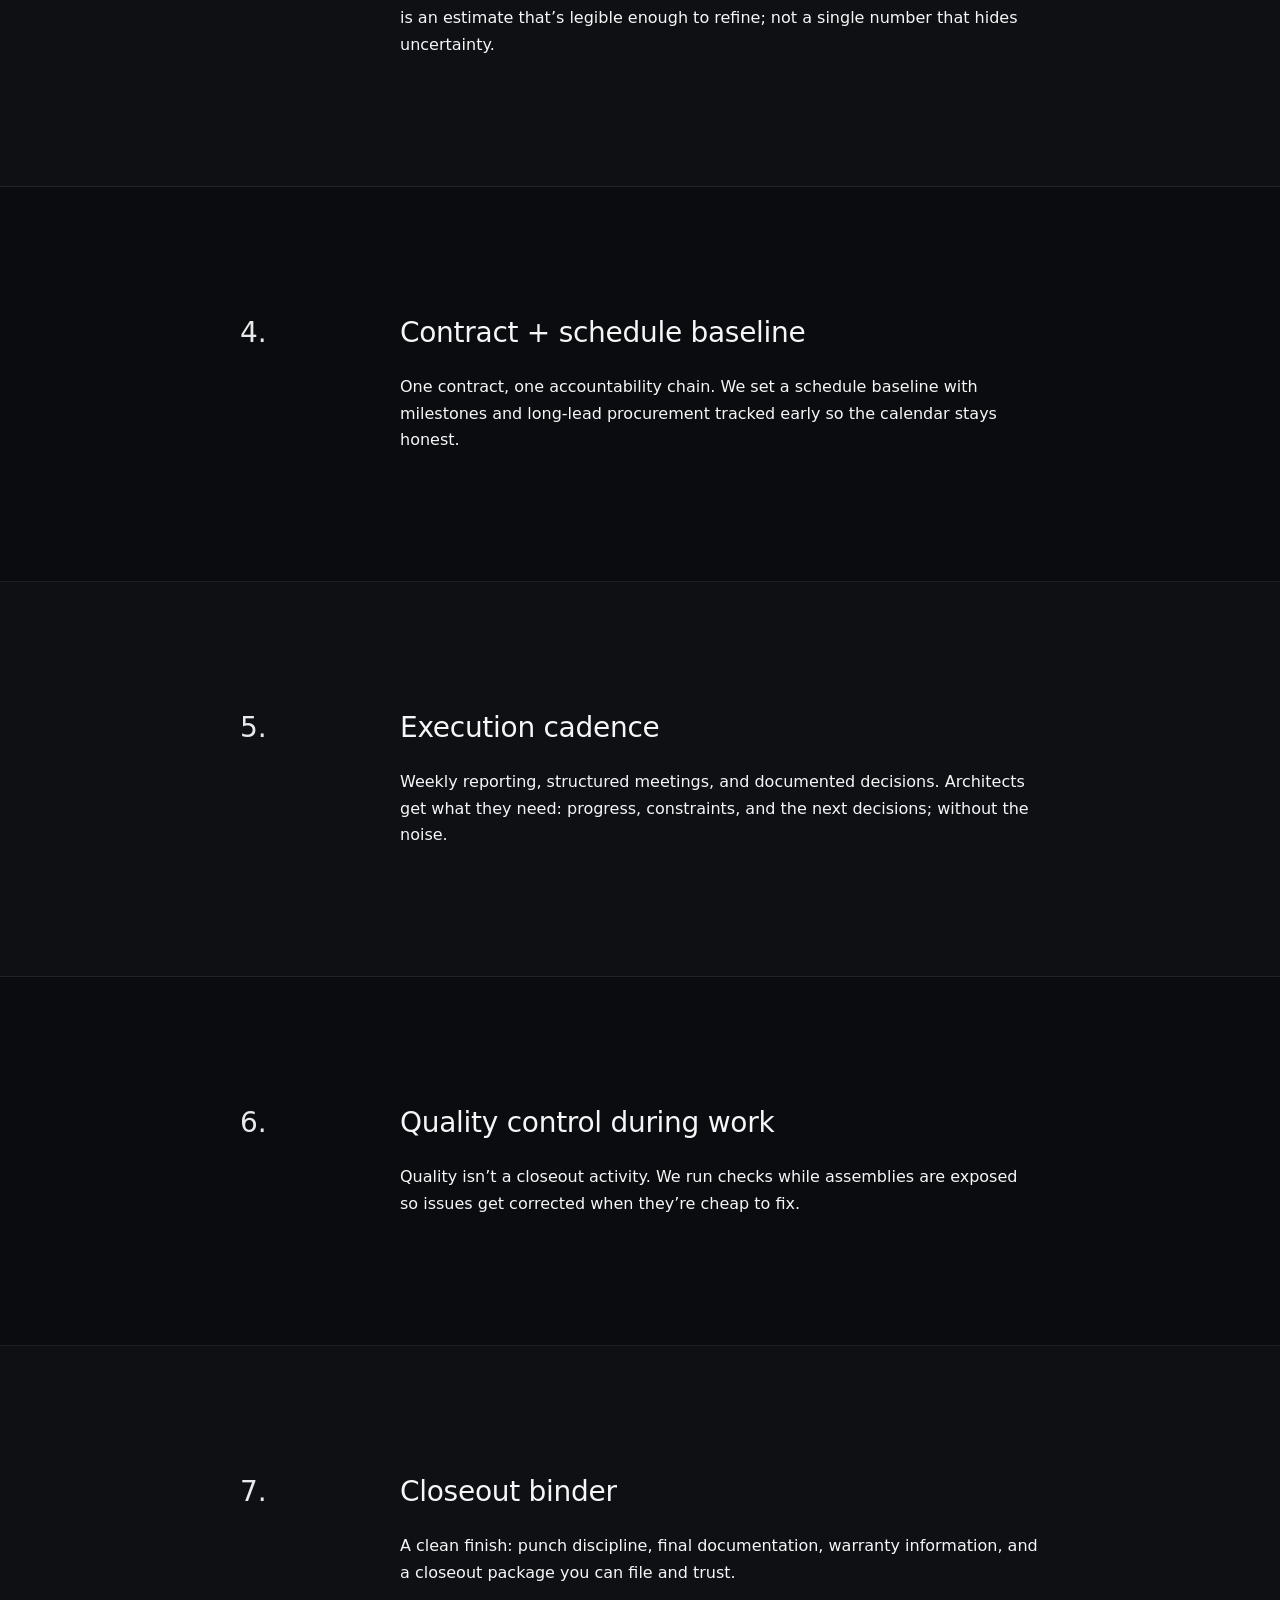
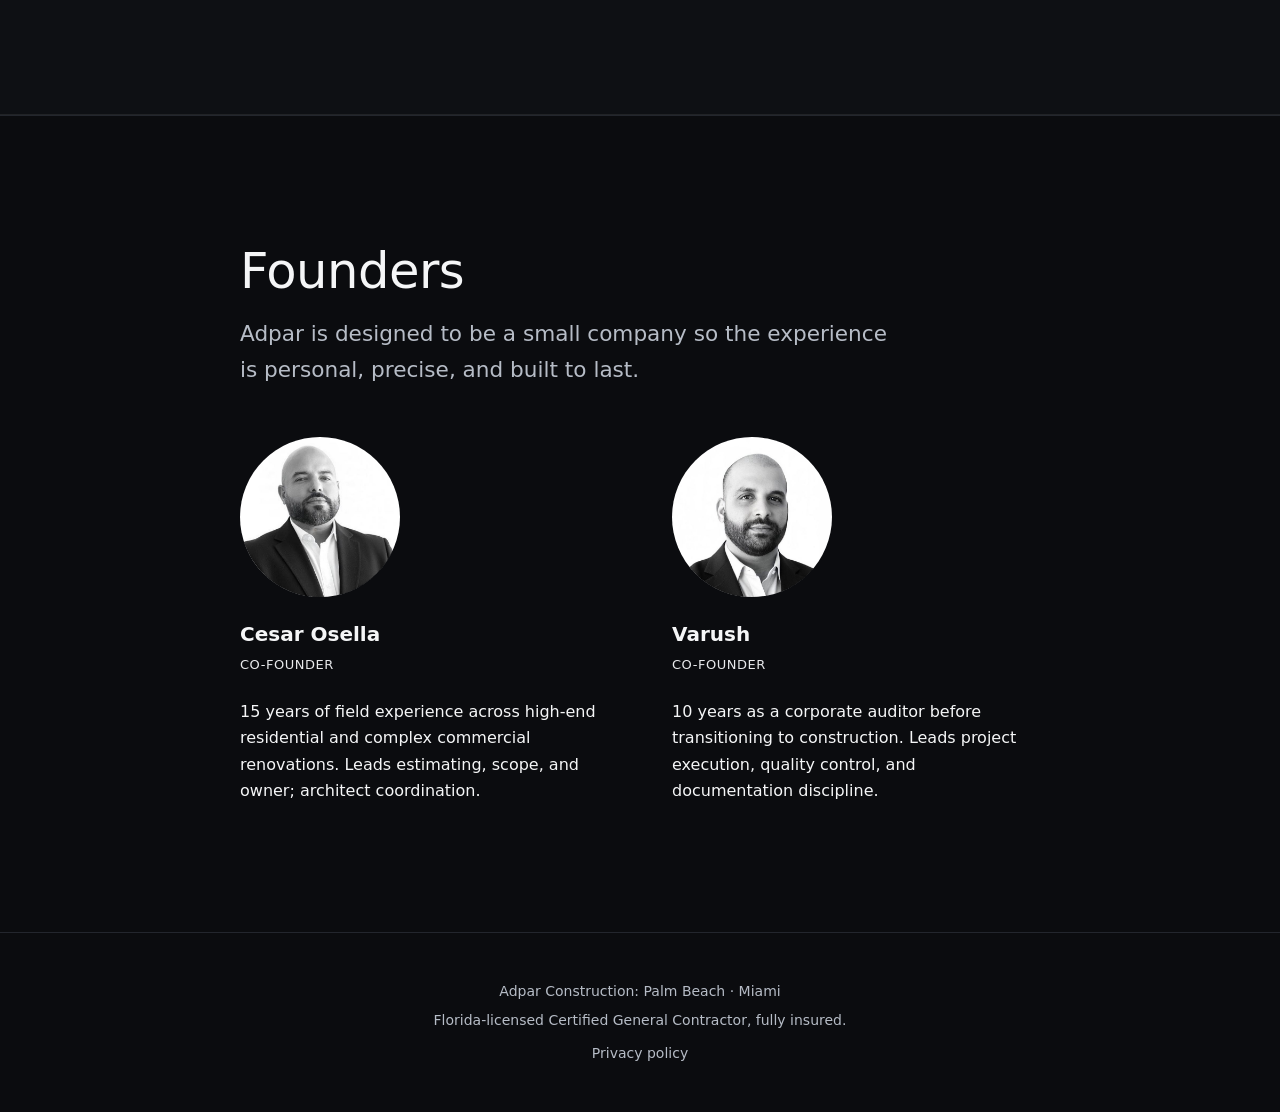
<file: how-we-work.html>
<!doctype html>
<html lang="en">
  <head>
    <meta charset="utf-8" />
    <meta name="viewport" content="width=device-width, initial-scale=1" />
    <title>How we work: Adpar Construction</title>
    <meta
      name="description"
      content="A seven-step renovation process designed for architects and designers: decisions early, documentation tight, execution disciplined."
    />
    <meta property="og:title" content="How we work: Adpar Construction" />
    <meta
      property="og:description"
      content="A seven-step renovation process designed for architects and designers: decisions early, documentation tight, execution disciplined."
    />
    <link rel="stylesheet" href="adpar.css" />
  </head>
  <body>
    <a class="sr-only skip-link" href="#main">Skip to content</a>

    <header class="header" data-header>
      <div class="container-content">
        <div class="header-inner">
          <a class="wordmark" href="index.html" aria-label="Adpar Construction home">
            <img src="images/image0.png" alt="Adpar Construction" height="64" decoding="async" />
          </a>
          <nav class="nav" aria-label="Primary">
            <a href="index.html">Home</a>
            <a href="how-we-work.html" aria-current="page">How we work</a>
            <a href="documents.html">Documents</a>
            <a href="contact.html">Contact</a>
          </nav>
        </div>
      </div>
      <div class="header-rule is-visible" data-header-rule aria-hidden="true"></div>
    </header>

    <main id="main">
      <section class="section">
        <div class="container-content">
          <div class="container-prose prose" style="padding-left: 0; padding-right: 0">
            <p class="caption is-white">How we work</p>
            <h1 class="h1" style="margin-top: 12px">A process built for early decisions.</h1>
            <p class="body-lg muted" style="margin-top: 18px">
              Before work begins, we get every detail aligned; scope, budget, and timeline; so nothing catches you off guard.
            </p>
            <div style="margin-top: 24px" class="prose">
              
            </div>
          </div>
        </div>
      </section>

      <section class="section rule-top">
        <div class="container-content">
          <div class="step">
            <div class="step-num">1.</div>
            <div class="container-prose prose" style="padding-left: 0; padding-right: 0">
              <h2 class="h2">Pre-bid site walk</h2>
              <p class="body" style="margin-top: 24px">
                We walk the site with the architect and owner to surface constraints early; access, protection, existing conditions, and what the
                drawings can’t show. This is where scope risk gets named.
              </p>
            </div>
          </div>
        </div>
      </section>

      <section class="section">
        <div class="container-content">
          <div class="step">
            <div class="step-num">2.</div>
            <div class="container-prose prose" style="padding-left: 0; padding-right: 0">
              <h2 class="h2">Scope alignment</h2>
              <p class="body" style="margin-top: 24px">
                We translate intent into a buildable scope: what’s included, what’s excluded, and what requires an owner decision before pricing. If
                it affects cost or schedule, it’s written down.
              </p>
            </div>
          </div>
        </div>
      </section>

      <section class="section">
        <div class="container-content">
          <div class="step">
            <div class="step-num">3.</div>
            <div class="container-prose prose" style="padding-left: 0; padding-right: 0">
              <h2 class="h2">Estimate + alternates</h2>
              <p class="body" style="margin-top: 24px">
                You receive a line-item estimate with clear allowances and alternates. The goal is an estimate that’s legible enough to refine; not a
                single number that hides uncertainty.
              </p>
            </div>
          </div>
        </div>
      </section>

      <section class="section">
        <div class="container-content">
          <div class="step">
            <div class="step-num">4.</div>
            <div class="container-prose prose" style="padding-left: 0; padding-right: 0">
              <h2 class="h2">Contract + schedule baseline</h2>
              <p class="body" style="margin-top: 24px">
                One contract, one accountability chain. We set a schedule baseline with milestones and long-lead procurement tracked early so the
                calendar stays honest.
              </p>
            </div>
          </div>
        </div>
      </section>

      <section class="section">
        <div class="container-content">
          <div class="step">
            <div class="step-num">5.</div>
            <div class="container-prose prose" style="padding-left: 0; padding-right: 0">
              <h2 class="h2">Execution cadence</h2>
              <p class="body" style="margin-top: 24px">
                Weekly reporting, structured meetings, and documented decisions. Architects get what they need: progress, constraints, and the next
                decisions; without the noise.
              </p>
            </div>
          </div>
        </div>
      </section>

      <section class="section">
        <div class="container-content">
          <div class="step">
            <div class="step-num">6.</div>
            <div class="container-prose prose" style="padding-left: 0; padding-right: 0">
              <h2 class="h2">Quality control during work</h2>
              <p class="body" style="margin-top: 24px">
                Quality isn’t a closeout activity. We run checks while assemblies are exposed so issues get corrected when they’re cheap to fix.
              </p>
            </div>
          </div>
        </div>
      </section>

      <section class="section">
        <div class="container-content">
          <div class="step">
            <div class="step-num">7.</div>
            <div class="container-prose prose" style="padding-left: 0; padding-right: 0">
              <h2 class="h2">Closeout binder</h2>
              <p class="body" style="margin-top: 24px">
                A clean finish: punch discipline, final documentation, warranty information, and a closeout package you can file and trust.
              </p>
            </div>
          </div>
        </div>
      </section>

      <section class="section rule-top">
        <div class="container-content">
          <div class="founders-intro">
            <h2 class="h2 founders-title">Founders</h2>
            <p class="body muted founders-subtitle" style="margin-top: 20px">
              Adpar is designed to be a small company so the experience is personal, precise, and built to last.
            </p>
          </div>

          <div class="founders">
            <article class="founder">
              <img src="images/Cesar.jpeg" alt="Headshot of Cesar Osella" width="320" height="320" loading="lazy" decoding="async" />
              <h3 class="h3" style="margin-top: 24px">Cesar Osella</h3>
              <p class="caption founder-role" style="margin-top: 8px">Co-founder</p>
              <p class="body" style="margin-top: 24px">
                15 years of field experience across high-end residential and complex commercial renovations. Leads estimating, scope, and
                owner; architect coordination.
              </p>
            </article>

            <article class="founder">
              <img src="images/Varush.jpeg" alt="Headshot of Varush" width="320" height="320" loading="lazy" decoding="async" />
              <h3 class="h3" style="margin-top: 24px">Varush</h3>
              <p class="caption founder-role" style="margin-top: 8px">Co-founder</p>
              <p class="body" style="margin-top: 24px">
                10 years as a corporate auditor before transitioning to construction. Leads project execution, quality control, and documentation
                discipline.
              </p>
            </article>
          </div>
        </div>
      </section>
    </main>

    <footer class="footer">
      <div class="container-content">
        <p class="small">Adpar Construction: Palm Beach · Miami</p>
        <p class="small" style="margin-top: 8px">Florida-licensed Certified General Contractor, fully insured.</p>
        <p class="small" style="margin-top: 12px"><a class="link" href="privacy.html">Privacy policy</a></p>
      </div>
    </footer>
  </body>
</html>
</file>
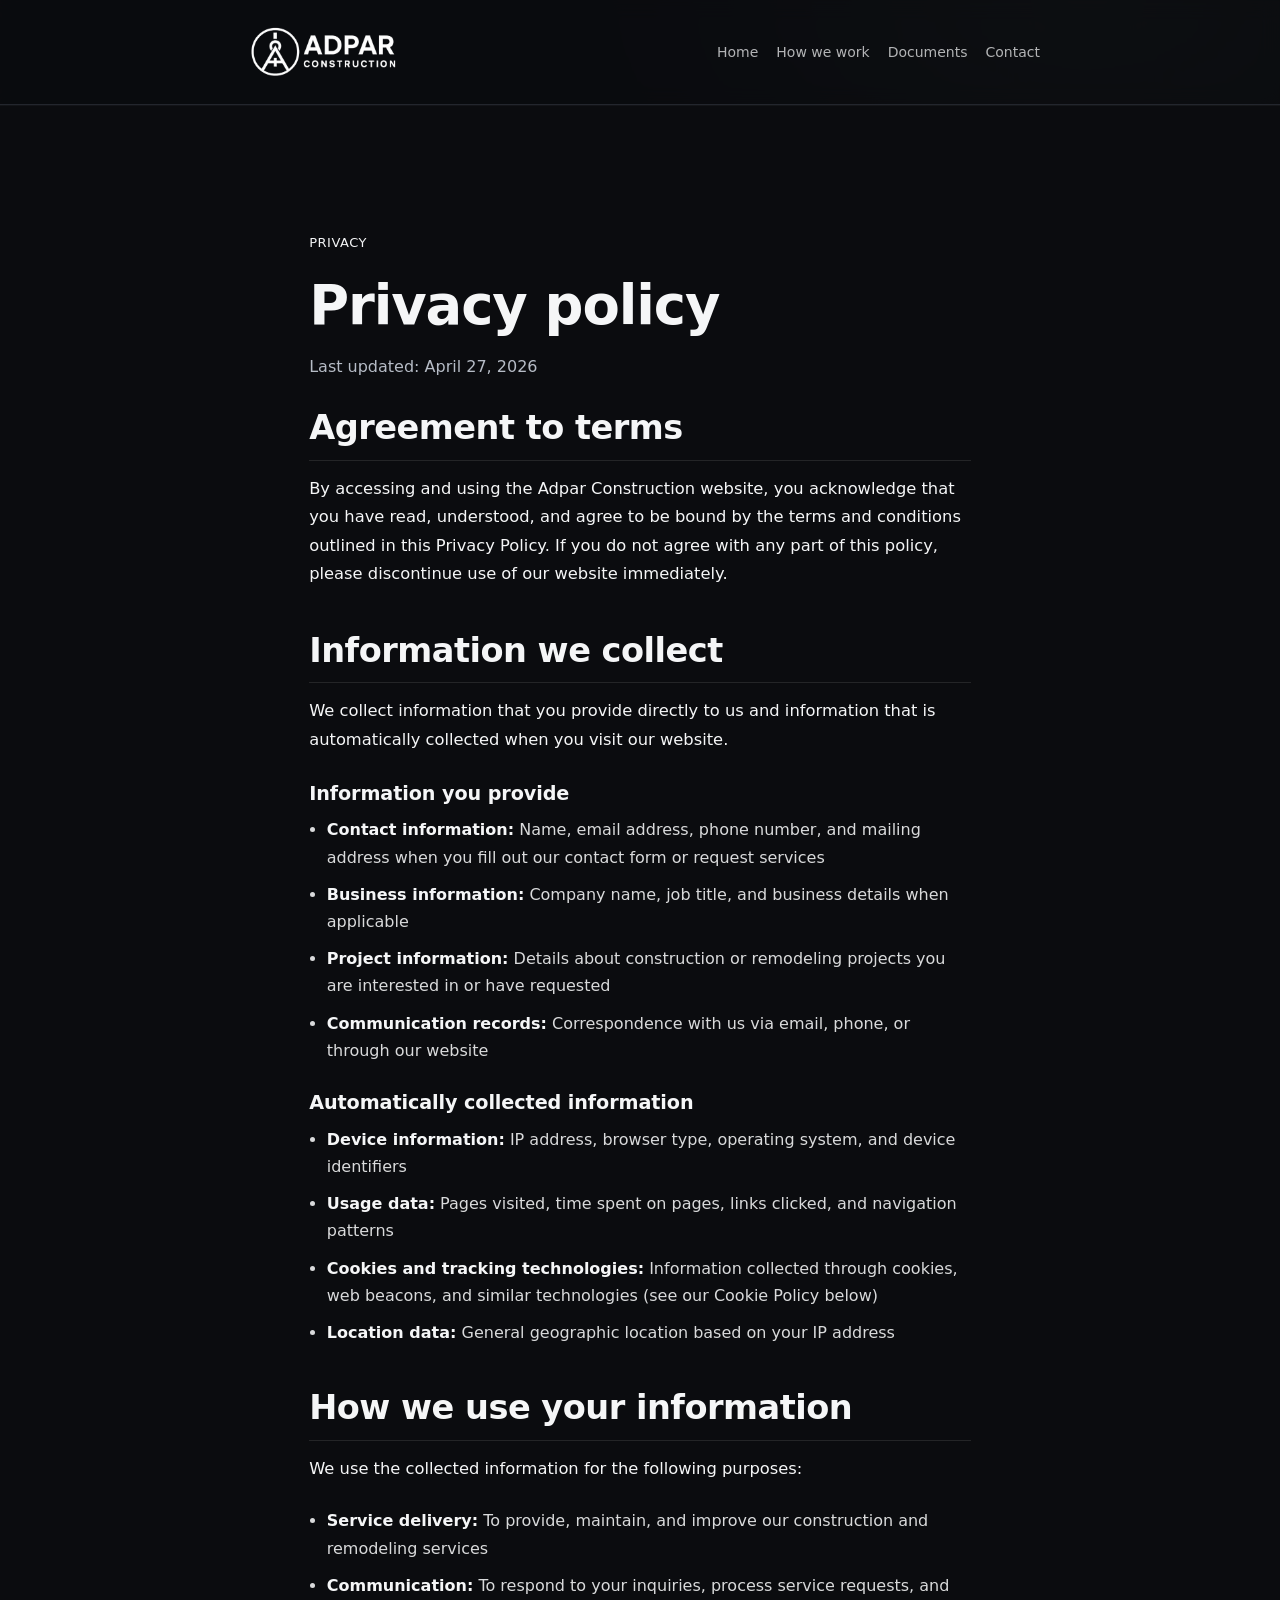
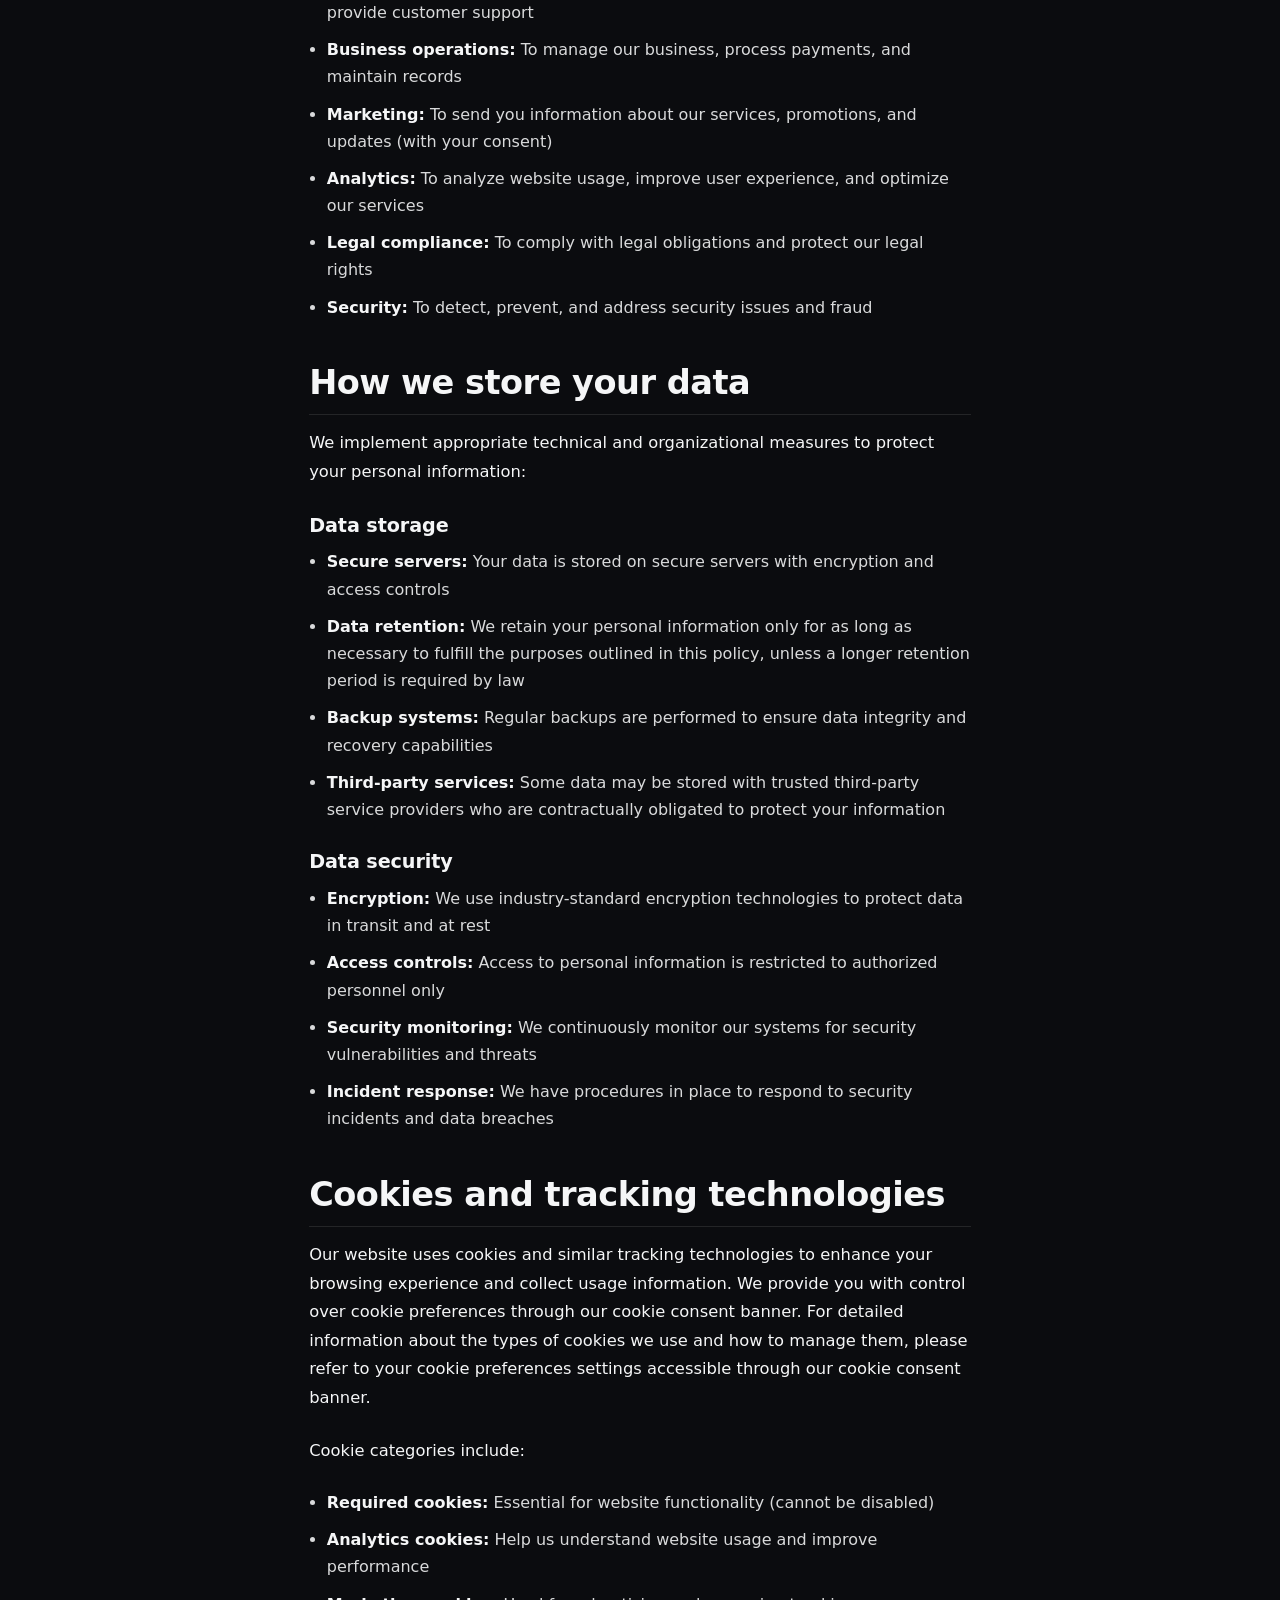
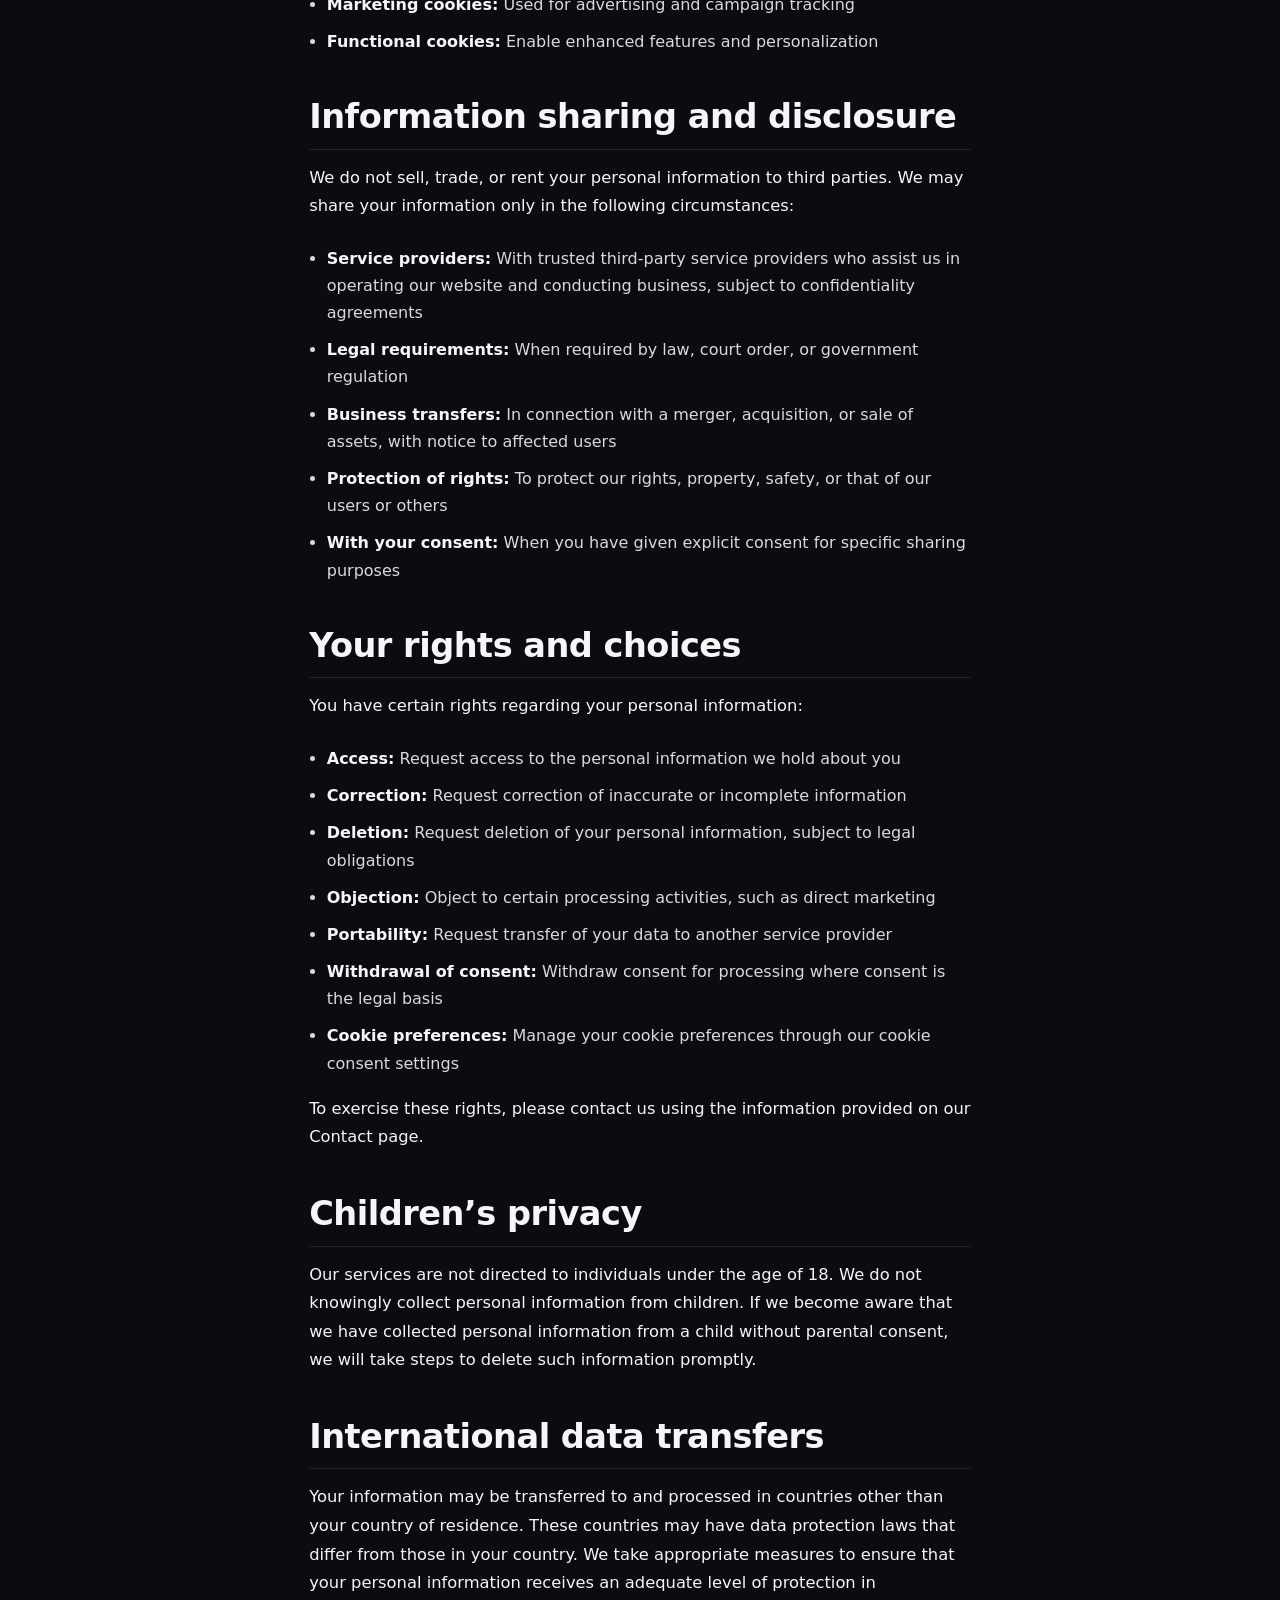
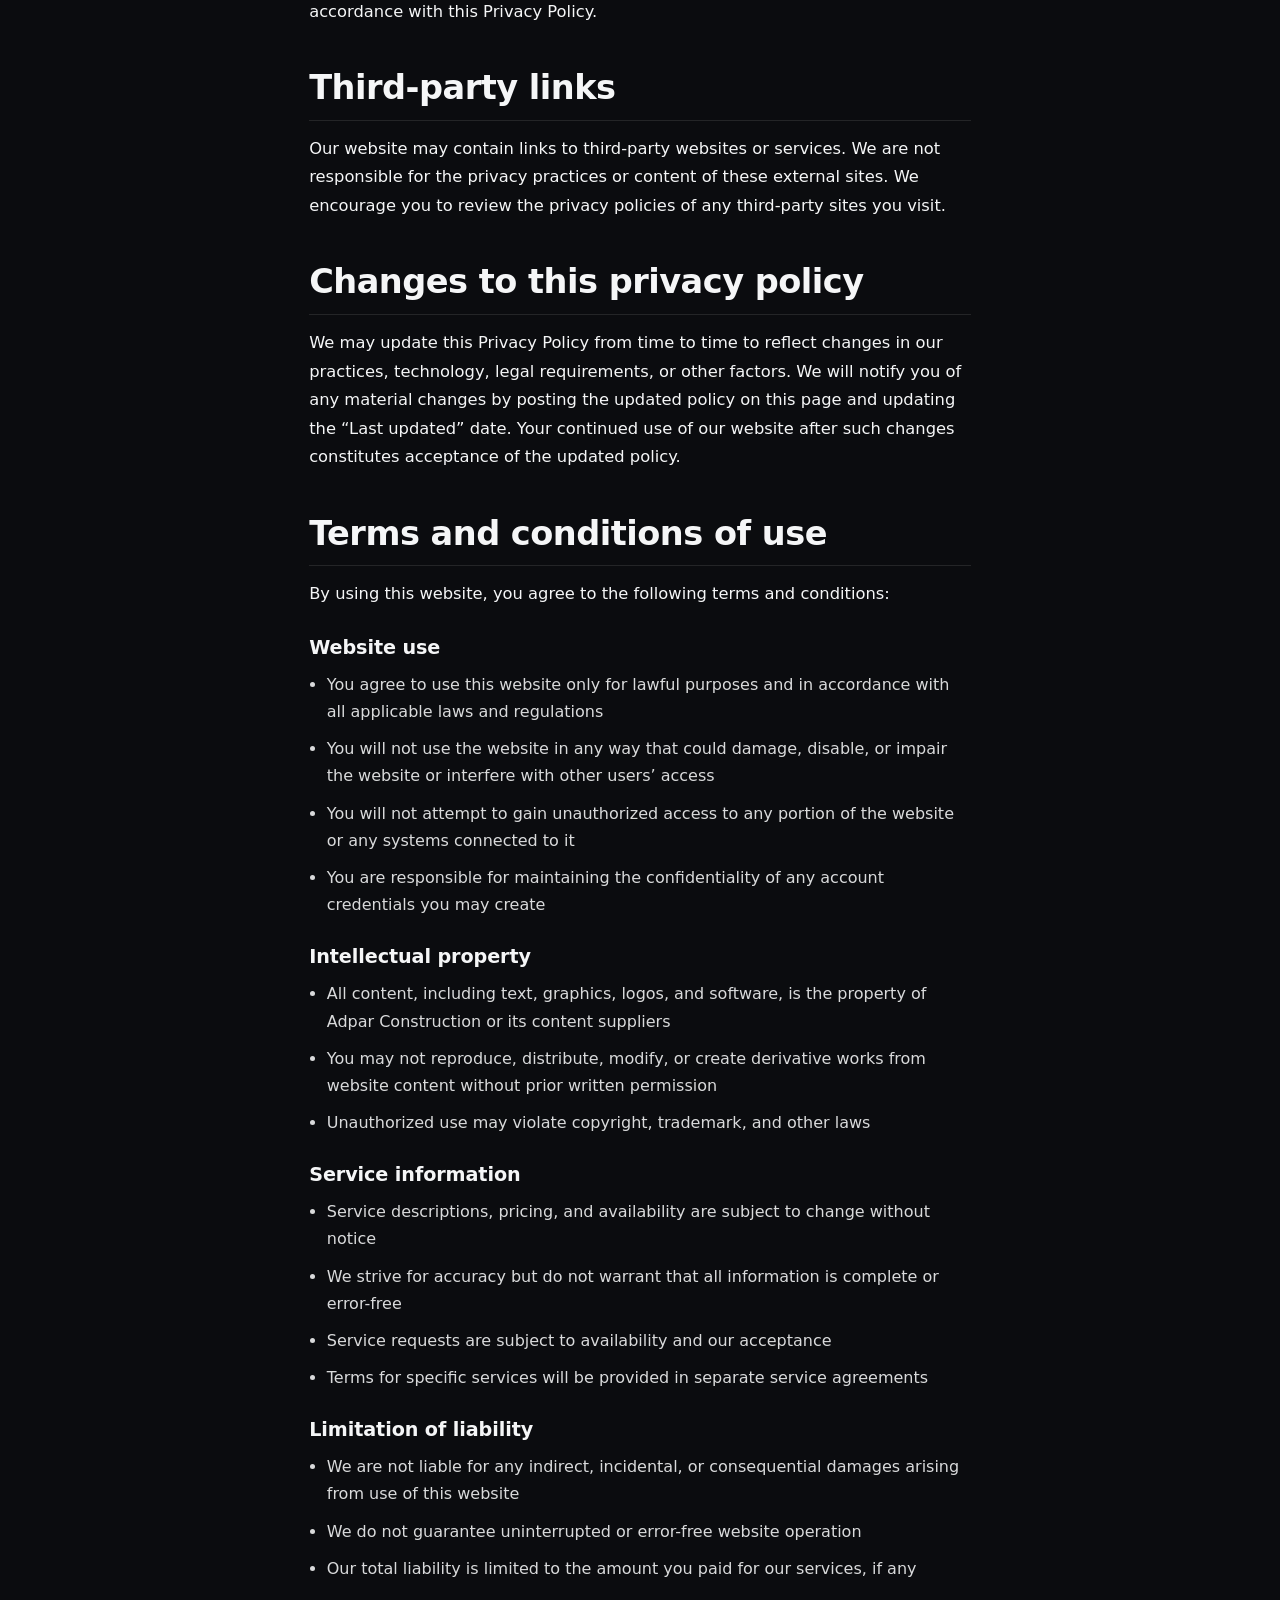
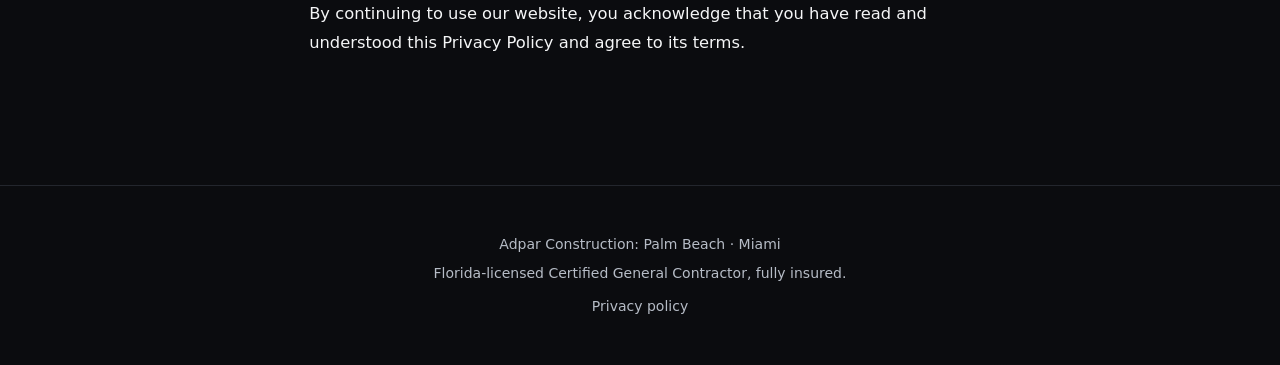
<file: privacy.html>
<!doctype html>
<html lang="en">
  <head>
    <meta charset="utf-8" />
    <meta name="viewport" content="width=device-width, initial-scale=1" />
    <title>Privacy policy: Adpar Construction</title>
    <meta name="description" content="Privacy policy and terms for using the Adpar Construction website." />
    <meta property="og:title" content="Privacy policy: Adpar Construction" />
    <meta property="og:description" content="Privacy policy and terms for using the Adpar Construction website." />
    <link rel="stylesheet" href="adpar.css" />
  </head>
  <body class="policy-page">
    <a class="sr-only skip-link" href="#main">Skip to content</a>

    <header class="header" data-header>
      <div class="container-content">
        <div class="header-inner">
          <a class="wordmark" href="index.html" aria-label="Adpar Construction home">
            <img src="images/image0.png" alt="Adpar Construction" height="64" decoding="async" />
          </a>
          <nav class="nav" aria-label="Primary">
            <a href="index.html">Home</a>
            <a href="how-we-work.html">How we work</a>
            <a href="documents.html">Documents</a>
            <a href="contact.html">Contact</a>
          </nav>
        </div>
      </div>
      <div class="header-rule is-visible" data-header-rule aria-hidden="true"></div>
    </header>

    <main id="main">
      <section class="section policy">
        <div class="container-content">
          <div class="container-prose prose policy-prose" style="padding-left: 0; padding-right: 0">
            <p class="caption is-white">Privacy</p>
            <h1 class="h1 policy-title">Privacy policy</h1>
            <p class="body muted policy-meta">Last updated: April 27, 2026</p>

            <div class="policy-sections">
              <h2>Agreement to terms</h2>
              <p>
                By accessing and using the Adpar Construction website, you acknowledge that you have read, understood, and agree to be bound by the
                terms and conditions outlined in this Privacy Policy. If you do not agree with any part of this policy, please discontinue use of our
                website immediately.
              </p>

              <h2>Information we collect</h2>
              <p>We collect information that you provide directly to us and information that is automatically collected when you visit our website.</p>

              <h3>Information you provide</h3>
              <ul>
                <li><strong>Contact information:</strong> Name, email address, phone number, and mailing address when you fill out our contact form or request services</li>
                <li><strong>Business information:</strong> Company name, job title, and business details when applicable</li>
                <li><strong>Project information:</strong> Details about construction or remodeling projects you are interested in or have requested</li>
                <li><strong>Communication records:</strong> Correspondence with us via email, phone, or through our website</li>
              </ul>

              <h3>Automatically collected information</h3>
              <ul>
                <li><strong>Device information:</strong> IP address, browser type, operating system, and device identifiers</li>
                <li><strong>Usage data:</strong> Pages visited, time spent on pages, links clicked, and navigation patterns</li>
                <li><strong>Cookies and tracking technologies:</strong> Information collected through cookies, web beacons, and similar technologies (see our Cookie Policy below)</li>
                <li><strong>Location data:</strong> General geographic location based on your IP address</li>
              </ul>

              <h2>How we use your information</h2>
              <p>We use the collected information for the following purposes:</p>
              <ul>
                <li><strong>Service delivery:</strong> To provide, maintain, and improve our construction and remodeling services</li>
                <li><strong>Communication:</strong> To respond to your inquiries, process service requests, and provide customer support</li>
                <li><strong>Business operations:</strong> To manage our business, process payments, and maintain records</li>
                <li><strong>Marketing:</strong> To send you information about our services, promotions, and updates (with your consent)</li>
                <li><strong>Analytics:</strong> To analyze website usage, improve user experience, and optimize our services</li>
                <li><strong>Legal compliance:</strong> To comply with legal obligations and protect our legal rights</li>
                <li><strong>Security:</strong> To detect, prevent, and address security issues and fraud</li>
              </ul>

              <h2>How we store your data</h2>
              <p>We implement appropriate technical and organizational measures to protect your personal information:</p>

              <h3>Data storage</h3>
              <ul>
                <li><strong>Secure servers:</strong> Your data is stored on secure servers with encryption and access controls</li>
                <li><strong>Data retention:</strong> We retain your personal information only for as long as necessary to fulfill the purposes outlined in this policy, unless a longer retention period is required by law</li>
                <li><strong>Backup systems:</strong> Regular backups are performed to ensure data integrity and recovery capabilities</li>
                <li><strong>Third-party services:</strong> Some data may be stored with trusted third-party service providers who are contractually obligated to protect your information</li>
              </ul>

              <h3>Data security</h3>
              <ul>
                <li><strong>Encryption:</strong> We use industry-standard encryption technologies to protect data in transit and at rest</li>
                <li><strong>Access controls:</strong> Access to personal information is restricted to authorized personnel only</li>
                <li><strong>Security monitoring:</strong> We continuously monitor our systems for security vulnerabilities and threats</li>
                <li><strong>Incident response:</strong> We have procedures in place to respond to security incidents and data breaches</li>
              </ul>

              <h2>Cookies and tracking technologies</h2>
              <p>
                Our website uses cookies and similar tracking technologies to enhance your browsing experience and collect usage information. We
                provide you with control over cookie preferences through our cookie consent banner. For detailed information about the types of cookies
                we use and how to manage them, please refer to your cookie preferences settings accessible through our cookie consent banner.
              </p>
              <p>Cookie categories include:</p>
              <ul>
                <li><strong>Required cookies:</strong> Essential for website functionality (cannot be disabled)</li>
                <li><strong>Analytics cookies:</strong> Help us understand website usage and improve performance</li>
                <li><strong>Marketing cookies:</strong> Used for advertising and campaign tracking</li>
                <li><strong>Functional cookies:</strong> Enable enhanced features and personalization</li>
              </ul>

              <h2>Information sharing and disclosure</h2>
              <p>
                We do not sell, trade, or rent your personal information to third parties. We may share your information only in the following
                circumstances:
              </p>
              <ul>
                <li><strong>Service providers:</strong> With trusted third-party service providers who assist us in operating our website and conducting business, subject to confidentiality agreements</li>
                <li><strong>Legal requirements:</strong> When required by law, court order, or government regulation</li>
                <li><strong>Business transfers:</strong> In connection with a merger, acquisition, or sale of assets, with notice to affected users</li>
                <li><strong>Protection of rights:</strong> To protect our rights, property, safety, or that of our users or others</li>
                <li><strong>With your consent:</strong> When you have given explicit consent for specific sharing purposes</li>
              </ul>

              <h2>Your rights and choices</h2>
              <p>You have certain rights regarding your personal information:</p>
              <ul>
                <li><strong>Access:</strong> Request access to the personal information we hold about you</li>
                <li><strong>Correction:</strong> Request correction of inaccurate or incomplete information</li>
                <li><strong>Deletion:</strong> Request deletion of your personal information, subject to legal obligations</li>
                <li><strong>Objection:</strong> Object to certain processing activities, such as direct marketing</li>
                <li><strong>Portability:</strong> Request transfer of your data to another service provider</li>
                <li><strong>Withdrawal of consent:</strong> Withdraw consent for processing where consent is the legal basis</li>
                <li><strong>Cookie preferences:</strong> Manage your cookie preferences through our cookie consent settings</li>
              </ul>
              <p>To exercise these rights, please contact us using the information provided on our Contact page.</p>

              <h2>Children’s privacy</h2>
              <p>
                Our services are not directed to individuals under the age of 18. We do not knowingly collect personal information from children. If
                we become aware that we have collected personal information from a child without parental consent, we will take steps to delete such
                information promptly.
              </p>

              <h2>International data transfers</h2>
              <p>
                Your information may be transferred to and processed in countries other than your country of residence. These countries may have data
                protection laws that differ from those in your country. We take appropriate measures to ensure that your personal information receives
                an adequate level of protection in accordance with this Privacy Policy.
              </p>

              <h2>Third-party links</h2>
              <p>
                Our website may contain links to third-party websites or services. We are not responsible for the privacy practices or content of
                these external sites. We encourage you to review the privacy policies of any third-party sites you visit.
              </p>

              <h2>Changes to this privacy policy</h2>
              <p>
                We may update this Privacy Policy from time to time to reflect changes in our practices, technology, legal requirements, or other
                factors. We will notify you of any material changes by posting the updated policy on this page and updating the “Last updated” date.
                Your continued use of our website after such changes constitutes acceptance of the updated policy.
              </p>

              <h2>Terms and conditions of use</h2>
              <p>By using this website, you agree to the following terms and conditions:</p>

              <h3>Website use</h3>
              <ul>
                <li>You agree to use this website only for lawful purposes and in accordance with all applicable laws and regulations</li>
                <li>You will not use the website in any way that could damage, disable, or impair the website or interfere with other users’ access</li>
                <li>You will not attempt to gain unauthorized access to any portion of the website or any systems connected to it</li>
                <li>You are responsible for maintaining the confidentiality of any account credentials you may create</li>
              </ul>

              <h3>Intellectual property</h3>
              <ul>
                <li>All content, including text, graphics, logos, and software, is the property of Adpar Construction or its content suppliers</li>
                <li>You may not reproduce, distribute, modify, or create derivative works from website content without prior written permission</li>
                <li>Unauthorized use may violate copyright, trademark, and other laws</li>
              </ul>

              <h3>Service information</h3>
              <ul>
                <li>Service descriptions, pricing, and availability are subject to change without notice</li>
                <li>We strive for accuracy but do not warrant that all information is complete or error-free</li>
                <li>Service requests are subject to availability and our acceptance</li>
                <li>Terms for specific services will be provided in separate service agreements</li>
              </ul>

              <h3>Limitation of liability</h3>
              <ul>
                <li>We are not liable for any indirect, incidental, or consequential damages arising from use of this website</li>
                <li>We do not guarantee uninterrupted or error-free website operation</li>
                <li>Our total liability is limited to the amount you paid for our services, if any</li>
              </ul>

              <p>
                By continuing to use our website, you acknowledge that you have read and understood this Privacy Policy and agree to its terms.
              </p>
            </div>
          </div>
        </div>
      </section>
    </main>

    <footer class="footer">
      <div class="container-content">
        <p class="small">Adpar Construction: Palm Beach · Miami</p>
        <p class="small" style="margin-top: 8px">Florida-licensed Certified General Contractor, fully insured.</p>
        <p class="small" style="margin-top: 12px"><a class="link" href="privacy.html" aria-current="page">Privacy policy</a></p>
      </div>
    </footer>
  </body>
</html>
</file>
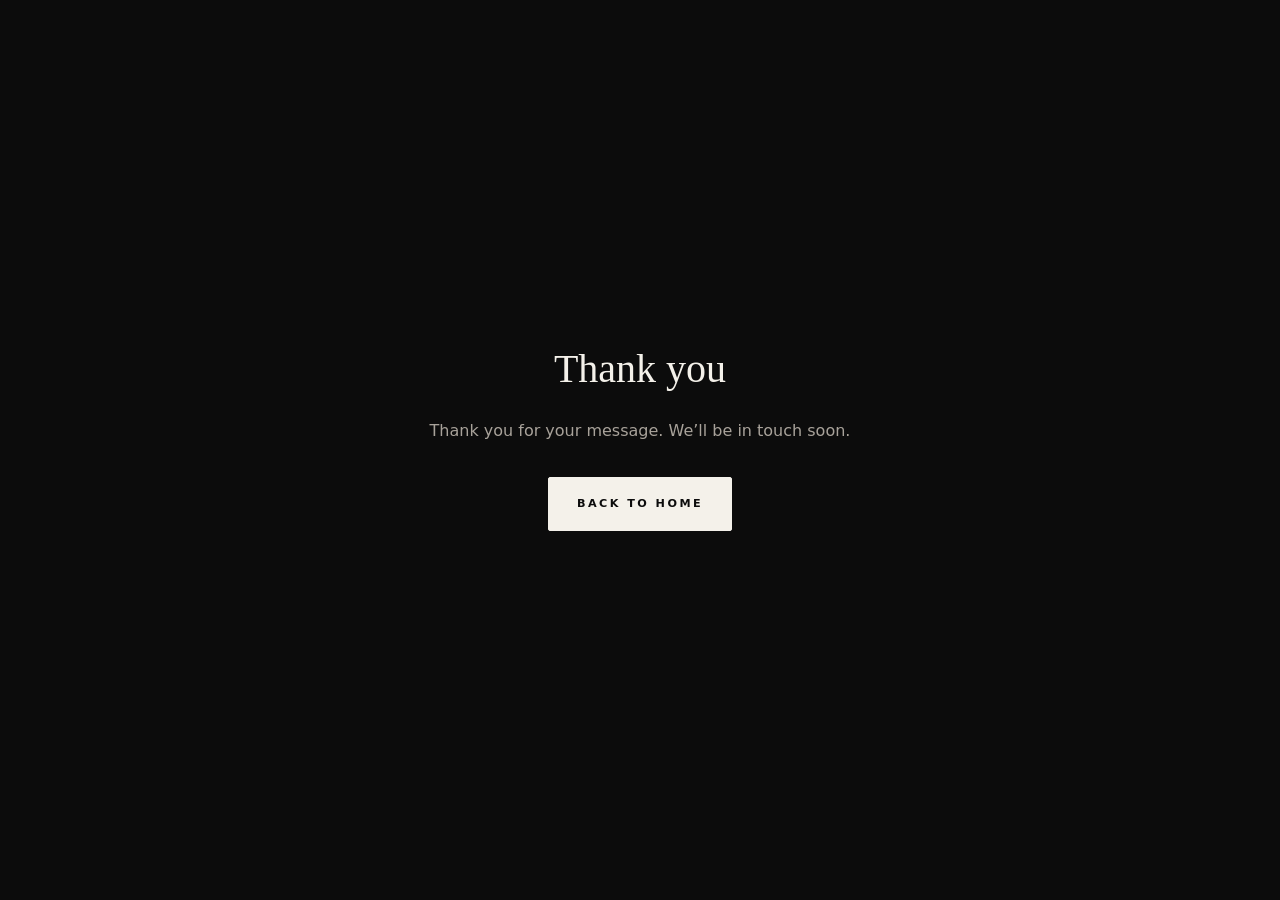
<file: sent.html>
<!DOCTYPE html>
<html lang="en">
  <head>
    <meta charset="UTF-8" />
    <meta name="viewport" content="width=device-width, initial-scale=1.0" />
    <meta http-equiv="X-Content-Type-Options" content="nosniff" />
    <meta http-equiv="X-Frame-Options" content="DENY" />
    <link href="style.css" rel="stylesheet" />
    <title>Message sent — Adpar Construction</title>
  </head>
  <body>
    <main class="sent-page">
      <div class="sent-page__inner">
        <h1>Thank you</h1>
        <p>Thank you for your message. We’ll be in touch soon.</p>
        <p><a class="btn" href="index.html">Back to home</a></p>
      </div>
    </main>
  </body>
</html>
</file>
<file: adpar.css>
:root{
  --color-ink:#F5F6F7;          /* primary text (white-ish) */
  --color-ink-soft:#B6BCC6;     /* secondary text */
  --color-paper:#0B0C0F;        /* page background (near-black) */
  --color-rule:#23262D;         /* dividers */
  --color-accent:#E9EAEC;       /* subtle highlight */

  --color-section-a:#0B0C0F;    /* black */
  --color-section-b:#0E1014;    /* darker grey */
  --section-divider:rgba(255,255,255,0.08);

  --font-body: "Malgun Gothic", "Apple SD Gothic Neo", system-ui, sans-serif;
  --font-display: "Malgun Gothic", "Apple SD Gothic Neo", system-ui, sans-serif;

  --radius-sm:12px;
  --radius-md:18px;
  --shadow-sm:0 18px 50px rgba(0,0,0,0.55);
  --shadow-xs:0 14px 34px rgba(0,0,0,0.45);

  --text-display:3.5rem;
  --text-h1:2.5rem;
  --text-h2:1.75rem;
  --text-h3:1.25rem;
  --text-body-lg:1.1875rem;
  --text-body:1rem;
  --text-small:0.875rem;
  --text-caption:0.8125rem;

  --lh-display:1.05;
  --lh-h1:1.15;
  --lh-h2:1.25;
  --lh-h3:1.35;
  --lh-body-lg:1.6;
  --lh-body:1.65;
  --lh-small:1.5;
  --lh-caption:1.45;

  --track-display:-0.02em;
  --track-h1:-0.015em;
  --track-h2:-0.01em;
  --track-caption:0.04em;

  --container-prose:42rem;     /* ~672px */
  --container-content:56rem;   /* ~896px */
  --container-wide:72rem;      /* ~1152px */
}

*{box-sizing:border-box}
html{
  background:var(--color-paper);
  color:var(--color-ink);
  font-family:var(--font-body);
  text-rendering:optimizeLegibility;
  -webkit-font-smoothing:antialiased;
  -moz-osx-font-smoothing:grayscale;
}
body{
  margin:0;
  background:
    radial-gradient(900px 520px at 15% -10%, rgba(255,255,255,0.07), transparent 60%),
    radial-gradient(900px 520px at 85% 0%, rgba(255,255,255,0.05), transparent 55%),
    var(--color-paper);
  color:var(--color-ink);
}

/* Alternating section panels (all pages) */
main > section{
  background:var(--color-section-a);
  border-bottom:1px solid var(--section-divider);
}
main > section:nth-of-type(even){
  background:var(--color-section-b);
}
img{max-width:100%; height:auto; display:block}
a{color:inherit}

::selection{background:rgba(255,255,255,0.18)}

:focus-visible{
  outline:2px solid rgba(255,255,255,0.7);
  outline-offset:2px;
}

@media (prefers-reduced-motion: reduce){
  *,*::before,*::after{
    animation:none !important;
    transition:none !important;
    scroll-behavior:auto !important;
  }
}

.sr-only{
  position:absolute;
  width:1px;height:1px;
  padding:0;margin:-1px;
  overflow:hidden;clip:rect(0,0,0,0);
  white-space:nowrap;border:0;
}
.skip-link:focus{
  position:fixed;
  left:24px; top:24px;
  z-index:1000;
  width:auto;height:auto;
  clip:auto;
  padding:10px 14px;
  background:rgba(255,255,255,0.08);
  border:1px solid var(--color-rule);
  border-radius:10px;
}

.container-wide,
.container-content,
.container-prose{
  margin:0 auto;
  padding:0 24px;
}
.container-wide{max-width:var(--container-wide)}
.container-content{max-width:var(--container-content)}
.container-prose{max-width:var(--container-prose)}
@media (min-width:1024px){
  .container-wide,
  .container-content,
  .container-prose{padding:0 48px}
}

.section{padding:80px 0}
@media (min-width:1024px){
  .section{padding:128px 0}
}

.caption{
  font-size:var(--text-caption);
  line-height:var(--lh-caption);
  letter-spacing:var(--track-caption);
  text-transform:uppercase;
  font-weight:500;
  color:var(--color-ink-soft);
}
.caption.is-white{color:var(--color-ink)}

/* Privacy policy page */
.policy .policy-title{
  margin-top:12px;
  font-size:clamp(2.4rem, 4.6vw, 3.4rem);
  line-height:1.08;
  letter-spacing:-0.02em;
}
.policy .policy-meta{margin-top:18px}
.policy-sections{
  margin-top:28px;
}
.policy-sections h2{
  font-family:var(--font-display);
  font-size:clamp(1.65rem, 3vw, 2.1rem);
  line-height:1.18;
  font-weight:680;
  letter-spacing:-0.015em;
  margin:42px 0 14px;
  padding-bottom:12px;
  border-bottom:1px solid rgba(255,255,255,0.10);
}
.policy-sections h2:first-child{margin-top:0}
.policy-sections h3{
  font-size:clamp(1.08rem, 1.7vw, 1.2rem);
  line-height:1.35;
  margin:26px 0 10px;
  font-weight:700;
  letter-spacing:-0.005em;
}
.policy-sections p{
  font-size:1.02rem;
  line-height:1.75;
}
.policy-sections ul{
  margin:10px 0 18px 1.1rem;
  padding:0;
}
.policy-sections li{
  margin:10px 0;
  color:color-mix(in srgb, var(--color-ink) 88%, var(--color-paper));
  line-height:1.7;
}
.policy-sections strong{color:var(--color-ink)}

/* Contact intro */
.contact-intro{
  text-align:center;
  margin-left:auto;
  margin-right:auto;
}
.contact-intro .caption{
  display:inline-flex;
  align-items:center;
  justify-content:center;
  padding:8px 12px;
  border:1px solid rgba(255,255,255,0.12);
  background:rgba(255,255,255,0.04);
  border-radius:999px;
  margin:0 auto 18px;
  letter-spacing:0.08em;
}
.contact-intro .h1{
  font-size:clamp(2.4rem, 5vw, 3.4rem);
  line-height:1.08;
}
.contact-intro .prose p{
  font-size:clamp(1.15rem, 2.4vw, 1.45rem);
  line-height:1.7;
}

/* Index: Adparavimus section */
.adparavimus-word{
  margin:0;
  font-family:var(--font-display);
  font-weight:650;
  letter-spacing:-0.02em;
  font-size:clamp(2.1rem, 4.6vw, 3.6rem);
  line-height:1.05;
}
.adparavimus{
  max-width:65ch;
}
.adparavimus-underline{
  color:#c9a227;
  text-decoration:underline;
  text-decoration-thickness:0.08em;
  text-underline-offset:0.14em;
}
.adparavimus-meta{
  margin:6px 0 0;
  font-size:var(--text-caption);
  line-height:var(--lh-small);
  color:var(--color-ink-soft);
}
.adparavimus-heading{
  font-size:clamp(2rem, 3.6vw, 2.8rem);
  line-height:1.15;
}
.adparavimus-prose p{
  font-size:clamp(1.0rem, 2vw, 1.2rem);
  line-height:1.7;
}

.h1{
  font-family:var(--font-display);
  font-size:var(--text-h1);
  line-height:var(--lh-h1);
  font-weight:550;
  letter-spacing:var(--track-h1);
  margin:0;
}
.h2{
  font-family:var(--font-display);
  font-size:var(--text-h2);
  line-height:var(--lh-h2);
  font-weight:540;
  letter-spacing:var(--track-h2);
  margin:0;
}
.h3{
  font-family:var(--font-display);
  font-size:var(--text-h3);
  line-height:var(--lh-h3);
  font-weight:620;
  margin:0;
}
.display{
  font-family:var(--font-display);
  font-size:var(--text-h1);
  line-height:var(--lh-h1);
  font-weight:560;
  letter-spacing:var(--track-h1);
  margin:0;
}
@media (min-width:640px){
  .display{
    font-size:var(--text-display);
    line-height:var(--lh-display);
    font-weight:500;
    letter-spacing:var(--track-display);
  }
}

.body-lg{
  font-size:var(--text-body-lg);
  line-height:var(--lh-body-lg);
  font-weight:400;
  margin:0;
}
.body{
  font-size:var(--text-body);
  line-height:var(--lh-body);
  font-weight:400;
  margin:0;
}
.small{
  font-size:var(--text-small);
  line-height:var(--lh-small);
  font-weight:400;
  margin:0;
  color:var(--color-ink-soft);
}

.prose{
  max-width:65ch;
}
.prose p{margin:0 0 24px}
.prose p:last-child{margin-bottom:0}

.rule-top{border-top:1px solid var(--color-rule)}
.rule-bottom{border-bottom:1px solid var(--color-rule)}
.muted{color:var(--color-ink-soft)}
.accent{color:var(--color-accent)}

.link{
  text-decoration:underline;
  text-decoration-color:transparent;
  text-underline-offset:4px;
  transition:opacity 160ms ease, text-decoration-color 160ms ease, transform 160ms ease;
}
.link:hover,
.link:focus-visible{
  text-decoration-color:var(--color-accent);
  transform:translateY(-1px);
}

/* Header */
.header{
  position:sticky;
  top:0;
  z-index:50;
  background:rgba(11,12,15,0.72);
  backdrop-filter:saturate(160%) blur(10px);
  border-bottom:1px solid rgba(255,255,255,0.04);
}
.header-inner{
  display:flex;
  align-items:center;
  justify-content:space-between;
  gap:24px;
  padding:20px 0;
}
.wordmark{
  font-family:var(--font-display);
  font-size:var(--text-h3);
  line-height:var(--lh-h3);
  font-weight:620;
  letter-spacing:-0.01em;
  text-decoration:none;
  display:inline-flex;
  align-items:center;
}
.wordmark img{
  display:block;
  height:clamp(36px, 6vw, 64px);
  width:auto;
  max-width:min(360px, 52vw);
  object-fit:contain;
}
.nav{
  display:flex;
  align-items:center;
  gap:18px;
  font-size:var(--text-small);
  line-height:var(--lh-small);
  color:color-mix(in srgb, var(--color-ink) 72%, var(--color-paper));
}
.nav a{
  text-decoration:none;
  transition:opacity 160ms ease, color 160ms ease;
}
.nav a:hover,
.nav a:focus-visible{opacity:0.8}
.nav a[aria-current="page"]{color:var(--color-ink)}
.header-rule{
  height:1px;
  background:var(--color-rule);
  opacity:0;
  transition:opacity 180ms ease;
}
.header-rule.is-visible{opacity:1}

@media (max-width:640px){
  .header-inner{
    gap:14px;
    padding:14px 0;
    flex-wrap:wrap;
  }
  .wordmark{
    flex:1 1 auto;
    min-width:0;
  }
  .nav{
    gap:12px;
    flex-wrap:wrap;
    flex:1 1 100%;
  }
}

/* Hero */
.hero{
  position:relative;
  height:60vh;
  min-height:420px;
  background:var(--color-paper);
  overflow:hidden;
  border-bottom:1px solid rgba(255,255,255,0.06);
}
@media (min-width:1024px){
  .hero{height:80vh}
}
.hero-bg{
  position:absolute;
  inset:0;
}
.hero-bg img{
  width:100%;
  height:100%;
  object-fit:cover;
}
.hero-overlay{
  position:absolute;
  inset:0;
  z-index:1;
  pointer-events:none;
  background:
    radial-gradient(900px 500px at 15% 25%, rgba(255,255,255,0.08), transparent 60%),
    linear-gradient(to top, rgba(0,0,0,0.55), rgba(0,0,0,0.10) 55%, rgba(0,0,0,0.0));
}
.hero-content{
  position:absolute;
  left:0; right:0;
  bottom:0;
  z-index:2;
  padding:0 0 48px;
}
@media (min-width:1024px){
  .hero-content{padding:0 0 64px}
}
.hero-cta{margin-top:32px}
/* Handheld / tablet: full-bleed image + headline overlay (matches laptop layout, no clipping). */
@media (max-width:1023px){
  .hero{
    height:auto;
    min-height:clamp(24rem, 76vh, 40rem);
    max-height:min(92vh, 900px);
  }
  .hero-bg img{
    object-fit:cover;
    object-position:center 38%;
  }
  .hero-overlay{
    background:
      radial-gradient(520px 380px at 50% 30%, rgba(255,255,255,0.06), transparent 55%),
      linear-gradient(to top, rgba(0,0,0,0.82) 0%, rgba(0,0,0,0.45) 42%, rgba(0,0,0,0.12) 68%, rgba(0,0,0,0) 100%);
  }
  .hero-content{
    padding:0 0 max(28px, env(safe-area-inset-bottom, 0px));
  }
  .hero-text{
    padding-bottom:4px;
  }
  .hero-text .display{
    font-size:clamp(2rem, 9.2vw, 2.65rem);
    line-height:1.08;
    letter-spacing:-0.02em;
  }
  .hero-text .body-lg{
    font-size:clamp(1rem, 3.6vw, 1.125rem);
    line-height:1.55;
  }
  .hero-cta{margin-top:20px}
}
.hero-text{
  max-width:720px;
  color:#FFFFFF;
}
.hero-text .body-lg{color:rgba(255,255,255,0.86)}
.hero-eyebrow{
  color:#c9a227;
  text-transform:uppercase;
  letter-spacing:0.12em;
  margin:0 0 14px;
}

/* Deliverables table */
.deliverables{
  margin-top:48px;
  border-top:1px solid var(--color-rule);
}
.deliverable-row{
  display:grid;
  gap:12px;
  padding:20px 0;
  border-bottom:1px solid var(--color-rule);
  border-radius:var(--radius-sm);
  transition:background 180ms ease, transform 180ms ease;
}
.deliverable-row:hover{
  background:rgba(255,255,255,0.06);
  transform:translateY(-1px);
}
@media (min-width:768px){
  .deliverable-row{
    grid-template-columns:16rem 1fr;
    gap:40px;
  }
}
.deliverable-name{font-weight:600}
.deliverable-desc{color:var(--color-ink-soft)}

/* Process steps */
.step{
  display:grid;
  gap:40px;
}
@media (min-width:1024px){
  .step{
    grid-template-columns:6rem 1fr;
    gap:64px;
  }
}
.step-num{
  font-size:var(--text-h2);
  line-height:var(--lh-h2);
  font-weight:500;
  color:var(--color-accent);
}
.figure{
  margin-top:40px;
}
.figure img{border:1px solid var(--color-rule)}
.figcap{
  margin-top:8px;
  font-size:var(--text-small);
  line-height:var(--lh-small);
  color:var(--color-ink-soft);
  font-style:italic;
}

/* Founders */
.founders-intro{
  max-width:65ch;
}
.founders-title{
  margin:0;
  font-size:clamp(2.2rem, 4.4vw, 3.1rem);
  line-height:1.12;
}
.founders-subtitle{
  margin:16px 0 0 !important;
  font-size:clamp(1.1rem, 2.2vw, 1.35rem);
  line-height:1.7;
}
.founders{
  display:grid;
  gap:48px;
  margin-top:48px;
}
@media (min-width:1024px){
  .founders{
    grid-template-columns:1fr 1fr;
    gap:64px;
  }
}
.founder img{
  width:160px;
  height:160px;
  border-radius:999px;
  object-fit:cover;
  border:0;
}
.founder-role{color:var(--color-accent)}

/* Documents */
.doc{
  padding:64px 0;
}
.doc + .doc{border-top:1px solid var(--color-rule)}
.doc-grid{
  display:grid;
  gap:40px;
}
@media (min-width:1024px){
  .doc-grid{
    grid-template-columns:6rem 1fr;
    gap:64px;
  }
}
.placeholder{
  aspect-ratio:16/9;
  display:grid;
  place-items:center;
  border:1px solid var(--color-rule);
  background:
    radial-gradient(520px 260px at 20% 35%, rgba(255,255,255,0.07), transparent 55%),
    rgba(255,255,255,0.03);
  border-radius:var(--radius-md);
  box-shadow:var(--shadow-xs);
}
.placeholder-inner{text-align:center}

/* Email cards */
.email-list{border-top:1px solid var(--color-rule)}
.email-card{
  padding:40px 18px;
  border-bottom:1px solid var(--color-rule);
  border-radius:var(--radius-sm);
  text-align:center;
  transition:background 180ms ease, transform 180ms ease;
}
@media (min-width:1024px){
  .email-card{padding-left:24px; padding-right:24px}
}
.email-card:hover{
  background:rgba(255,255,255,0.05);
  transform:translateY(-1px);
}
.email-address{
  font-family:var(--font-display);
  font-size:var(--text-h3);
  line-height:var(--lh-h3);
  font-weight:620;
  margin:0;
  max-width:100%;
  min-width:0;
  overflow:visible;
  overflow-wrap:anywhere;
}
/* Block + forced breaks: long mailto strings must never exceed the card width (avoids ".com" clipped on the right). */
.email-address .link{
  display:block;
  width:100%;
  max-width:100%;
  box-sizing:border-box;
  word-break:break-all;
  overflow-wrap:anywhere;
  line-height:1.55;
  padding:0.2em 0 0.45em;
}
.email-address .link:hover,
.email-address .link:focus-visible{
  transform:none;
}
@media (max-width:639px){
  .section--contact-email .container-content{
    padding-left:max(14px, env(safe-area-inset-left, 0px));
    padding-right:max(14px, env(safe-area-inset-right, 0px));
  }
  .email-card{
    padding:28px 10px;
    overflow:visible;
  }
  .email-card:hover{
    transform:none;
  }
  .email-address{
    font-size:clamp(0.75rem, 0.55rem + 2.4vw, 0.9375rem);
    line-height:1.55;
    font-weight:600;
  }
}
@media (max-width:359px){
  .section--contact-email .container-content{
    padding-left:max(12px, env(safe-area-inset-left, 0px));
    padding-right:max(12px, env(safe-area-inset-right, 0px));
  }
  .email-card{
    padding:24px 8px;
  }
  .email-address{
    font-size:clamp(0.7rem, 0.5rem + 2.2vw, 0.875rem);
    line-height:1.55;
  }
}

/* Footer */
.footer{
  border-top:1px solid var(--color-rule);
  padding:48px 0;
  text-align:center;
}

/* Avoid a double-line right above the footer */
main > section:last-of-type{border-bottom:0}
</file>
<file: style.css>
/* Adpar — Ratko-inspired editorial layout */
:root {
  --bg: #0c0c0c;
  --bg-elevated: #141414;
  --bg-soft: #1a1a1a;
  --text: #f4f1ea;
  --text-muted: #a8a29a;
  --line: rgba(255, 255, 255, 0.08);
  --accent: #c9a227;
  --accent-soft: rgba(201, 162, 39, 0.15);
  --radius: 2px;
  --ease-out: cubic-bezier(0.22, 1, 0.36, 1);
  --font: ui-sans-serif, system-ui, -apple-system, "Segoe UI", Roboto, "Helvetica Neue", Arial, sans-serif;
  --display: ui-serif, Georgia, "Times New Roman", Times, serif;
  --header-logo-height: 77px;
  --header-logo-max-width: 385px;
  /* Matches .site-header__row vertical padding (0.75rem × 2) + logo max-height */
  --nav-drawer-top: calc(env(safe-area-inset-top, 0px) + 1.5rem + var(--header-logo-height));
}

*,
*::before,
*::after {
  box-sizing: border-box;
}

html {
  scroll-behavior: smooth;
  overflow-x: hidden;
}

body {
  margin: 0;
  font-family: var(--font);
  background: var(--bg);
  color: var(--text);
  line-height: 1.6;
  font-size: 16px;
  -webkit-font-smoothing: antialiased;
  overflow-x: hidden;
}

body.nav-open {
  overflow: hidden;
}

img {
  max-width: 100%;
  height: auto;
  display: block;
}

a {
  color: inherit;
  text-decoration: none;
}

/* Top marquee */
.site-marquee {
  border-bottom: 1px solid var(--line);
  background: var(--bg);
  overflow: hidden;
  white-space: nowrap;
}

.site-marquee__inner {
  display: flex;
  width: max-content;
  padding: 0.65rem 0;
  animation: marquee 36s linear infinite;
}

.site-marquee span {
  flex-shrink: 0;
  padding: 0 3rem;
  font-size: 0.75rem;
  letter-spacing: 0.28em;
  text-transform: uppercase;
  color: var(--text-muted);
}

@keyframes marquee {
  0% {
    transform: translateX(0);
  }
  100% {
    transform: translateX(-50%);
  }
}

/* Header */
.site-header {
  position: sticky;
  top: 0;
  z-index: 1000;
  background: rgba(12, 12, 12, 0.72);
  backdrop-filter: blur(16px);
  -webkit-backdrop-filter: blur(16px);
  border-bottom: 1px solid transparent;
  transition: border-color 0.35s var(--ease-out), background 0.35s var(--ease-out);
}

.site-header--scrolled {
  border-color: var(--line);
  background: rgba(12, 12, 12, 0.94);
}

.site-header__row {
  max-width: 1440px;
  margin: 0 auto;
  padding: 0.75rem 1.75rem;
  display: flex;
  align-items: center;
  justify-content: space-between;
  gap: 1.25rem 1.5rem;
  flex-wrap: wrap;
  row-gap: 0.5rem;
}

.logo-container {
  flex-shrink: 1;
  min-width: 0;
  display: inline-flex;
  align-items: center;
  line-height: 0;
  max-width: min(var(--header-logo-max-width), calc(100vw - 5.5rem));
}

.logo-container img {
  height: auto;
  max-height: var(--header-logo-height);
  width: auto;
  max-width: 100%;
  object-fit: contain;
  filter: brightness(1.08);
}

.site-nav {
  display: flex;
  align-items: center;
  justify-content: flex-end;
  flex-wrap: wrap;
  gap: 0.15rem 0.25rem;
  flex: 1 1 auto;
  min-width: 0;
}

.site-nav a {
  font-size: 0.72rem;
  letter-spacing: 0.2em;
  text-transform: uppercase;
  padding: 0.55rem 0.85rem;
  color: var(--text-muted);
  transition: color 0.3s var(--ease-out);
}

.site-nav a:hover,
.site-nav a:focus-visible {
  color: var(--text);
}

.site-nav a.active {
  color: var(--text);
}

.nav-toggle {
  display: none;
  width: 54px;
  height: 54px;
  border: 1px solid var(--line);
  background: transparent;
  color: var(--text);
  border-radius: var(--radius);
  cursor: pointer;
  align-items: center;
  justify-content: center;
  flex-direction: column;
  gap: 6px;
}

.nav-toggle span {
  display: block;
  width: 20px;
  height: 1px;
  background: currentColor;
  transition: transform 0.3s var(--ease-out);
}

.nav-drawer {
  display: none;
}

@media (max-width: 480px) {
  :root {
    --header-logo-height: 52px;
    --header-logo-max-width: 220px;
  }
}

@media (max-width: 900px) {
  .site-header__row {
    flex-wrap: nowrap;
  }

  .site-nav {
    display: none;
  }

  .nav-toggle {
    display: flex;
    flex-shrink: 0;
  }

  .nav-drawer {
    display: flex;
    position: fixed;
    left: 0;
    right: 0;
    width: 100%;
    max-width: 100%;
    /* --nav-drawer-offset is set in main.js from measured header height (fallback: --nav-drawer-top) */
    top: var(--nav-drawer-offset, var(--nav-drawer-top));
    /* vh fallback, then dvh when supported — fixes mobile browser chrome eating the menu */
    height: calc(100vh - var(--nav-drawer-offset, var(--nav-drawer-top)));
    height: calc(100dvh - var(--nav-drawer-offset, var(--nav-drawer-top)));
    box-sizing: border-box;
    background: rgba(12, 12, 12, 0.98);
    flex-direction: column;
    justify-content: flex-start;
    align-items: stretch;
    padding: 1rem min(1.5rem, 4vw);
    padding-bottom: max(1rem, env(safe-area-inset-bottom, 0px));
    gap: 0;
    transform: translateX(100%);
    transition: transform 0.45s var(--ease-out);
    z-index: 999;
    border-top: 1px solid var(--line);
    overflow-y: auto;
    overflow-x: hidden;
    -webkit-overflow-scrolling: touch;
    overscroll-behavior: contain;
  }

  .nav-drawer.is-open {
    transform: translateX(0);
  }

  .nav-drawer a {
    font-size: 0.82rem;
    letter-spacing: 0.16em;
    text-transform: uppercase;
    padding: 0.85rem 0;
    border-bottom: 1px solid var(--line);
    color: var(--text-muted);
    flex-shrink: 0;
  }

  .nav-drawer a.active {
    color: var(--text);
  }

  .nav-drawer a:last-child {
    border-bottom: none;
  }
}

/* Short viewports (small phones, landscape): keep all links on-screen with minimal scrolling */
@media (max-width: 900px) and (max-height: 560px) {
  .nav-drawer {
    padding: 0.5rem min(1.25rem, 4vw) max(0.5rem, env(safe-area-inset-bottom, 0px));
  }

  .nav-drawer a {
    padding: 0.55rem 0;
    font-size: 0.78rem;
    letter-spacing: 0.14em;
  }
}

/* Hero */
.hero-ratko {
  position: relative;
  min-height: min(88vh, 900px);
  display: grid;
  align-items: end;
  padding: 6rem 1.75rem 5rem;
  overflow: hidden;
}

.hero-ratko__bg {
  position: absolute;
  inset: 0;
  z-index: 0;
}

.hero-ratko__bg img {
  width: 100%;
  height: 100%;
  object-fit: cover;
  opacity: 0.45;
  transform: scale(1.04);
  transition: transform 8s ease-out;
}

.hero-ratko:hover .hero-ratko__bg img {
  transform: scale(1.08);
}

.hero-ratko__overlay {
  position: absolute;
  inset: 0;
  background: linear-gradient(180deg, rgba(12, 12, 12, 0.2) 0%, rgba(12, 12, 12, 0.75) 55%, var(--bg) 100%);
  z-index: 1;
}

.hero-ratko__content {
  position: relative;
  z-index: 2;
  max-width: 1440px;
  margin: 0 auto;
  width: 100%;
}

.hero-kicker {
  font-size: 0.75rem;
  letter-spacing: 0.32em;
  text-transform: uppercase;
  color: var(--accent);
  margin-bottom: 1.5rem;
}

.hero-title {
  font-family: var(--display);
  font-size: clamp(2.75rem, 6vw, 5.25rem);
  font-weight: 400;
  line-height: 1.05;
  letter-spacing: -0.02em;
  margin: 0 0 1.5rem;
}

.hero-title__redefining {
  letter-spacing: 0.06em;
}

.hero-title em {
  font-style: italic;
  color: var(--text-muted);
}

.hero-title,
.page-hero h1,
.section-head h2,
.split-band__text h2,
h1,
h2,
h3 {
  overflow-wrap: break-word;
  word-wrap: break-word;
}

.hero-lead {
  max-width: 560px;
  font-size: 1.05rem;
  color: var(--text-muted);
  line-height: 1.75;
  margin-bottom: 2rem;
}

.hero-meta {
  display: flex;
  flex-wrap: wrap;
  gap: 2rem;
  align-items: center;
}

.hero-brand {
  font-size: 0.7rem;
  letter-spacing: 0.35em;
  text-transform: uppercase;
  color: var(--text-muted);
}

.hero-brand strong {
  color: var(--text);
  font-weight: 600;
}

/* Buttons */
.btn {
  display: inline-flex;
  align-items: center;
  justify-content: center;
  gap: 0.5rem;
  padding: 1rem 1.75rem;
  font-size: 0.7rem;
  font-weight: 600;
  letter-spacing: 0.22em;
  text-transform: uppercase;
  background: var(--text);
  color: var(--bg);
  border: 1px solid var(--text);
  border-radius: var(--radius);
  cursor: pointer;
  transition: transform 0.35s var(--ease-out), box-shadow 0.35s var(--ease-out), background 0.35s var(--ease-out),
    color 0.35s var(--ease-out);
}

.btn:hover {
  transform: translateY(-2px);
  box-shadow: 0 18px 40px rgba(0, 0, 0, 0.35);
}

.btn--ghost {
  background: transparent;
  color: var(--text);
  border-color: var(--line);
}

.btn--ghost:hover {
  border-color: var(--text);
  background: rgba(255, 255, 255, 0.04);
  box-shadow: none;
}

/* Sections */
.section {
  padding: 5.5rem 1.75rem;
}

.section--tight {
  padding-top: 3rem;
}

.section--soft {
  background: var(--bg-elevated);
  border-top: 1px solid var(--line);
  border-bottom: 1px solid var(--line);
}

.section-inner {
  max-width: 1440px;
  margin: 0 auto;
  min-width: 0;
}

.feature-row > *,
.work-grid > *,
.showcase-grid > *,
.stats-row > *,
.testimonial-grid > *,
.portfolio-grid > *,
.contact-container > *,
.split-band > *,
.studio-block > *,
.contact-ratko > *,
.work-tile > * {
  min-width: 0;
}

.section-head {
  margin-bottom: 3rem;
}

.section-head h2 {
  font-family: var(--display);
  font-size: clamp(2rem, 3.5vw, 3.25rem);
  font-weight: 400;
  margin: 0 0 1rem;
  letter-spacing: -0.02em;
}

.contact-what-next-section__head h2.contact-what-next {
  font-size: clamp(1.65rem, 2.8875vw, 2.68125rem);
  line-height: 1.15;
}

.section-head p {
  margin: 0;
  max-width: 640px;
  color: var(--text-muted);
  font-size: 1.05rem;
}

.section-label {
  font-size: 0.7rem;
  letter-spacing: 0.28em;
  text-transform: uppercase;
  color: var(--accent);
  margin-bottom: 0.75rem;
}

/* Horizontal feature cards */
.feature-row {
  display: grid;
  grid-template-columns: repeat(4, minmax(0, 1fr));
  gap: 1.25rem;
}

@media (max-width: 1100px) {
  .feature-row {
    grid-template-columns: repeat(2, minmax(0, 1fr));
  }
}

@media (max-width: 600px) {
  .feature-row {
    grid-template-columns: 1fr;
  }
}

.feature-card {
  position: relative;
  min-height: 420px;
  border: 1px solid var(--line);
  border-radius: var(--radius);
  overflow: hidden;
  background: var(--bg-soft);
  transition: transform 0.5s var(--ease-out), border-color 0.35s var(--ease-out);
}

.feature-card:hover {
  transform: translateY(-6px);
  border-color: rgba(201, 162, 39, 0.35);
}

.feature-card__media {
  position: absolute;
  inset: 0;
}

.feature-card__media img {
  width: 100%;
  height: 100%;
  object-fit: cover;
  opacity: 0.55;
  transition: opacity 0.5s var(--ease-out), transform 6s ease-out;
}

.feature-card:hover .feature-card__media img {
  opacity: 0.7;
  transform: scale(1.05);
}

.feature-card__shade {
  position: absolute;
  inset: 0;
  background: linear-gradient(180deg, transparent 20%, rgba(12, 12, 12, 0.95) 100%);
}

.feature-card__body {
  position: absolute;
  left: 0;
  right: 0;
  bottom: 0;
  padding: 1.5rem;
  z-index: 2;
}

.feature-card__body h3 {
  font-family: var(--display);
  font-size: 1.65rem;
  font-weight: 400;
  margin: 0 0 0.75rem;
  line-height: 1.15;
}

.feature-card__body p {
  margin: 0 0 1.25rem;
  font-size: 0.9rem;
  color: var(--text-muted);
  line-height: 1.6;
}

.feature-card__body .link-arrow {
  font-size: 0.65rem;
  letter-spacing: 0.22em;
  text-transform: uppercase;
  color: var(--accent);
}

/* Services grid (large) */
.work-grid {
  display: grid;
  grid-template-columns: repeat(2, minmax(0, 1fr));
  gap: 2rem;
}

@media (max-width: 900px) {
  .work-grid {
    grid-template-columns: 1fr;
  }
}

.work-grid.contact-next-steps {
  grid-template-columns: 1fr;
  max-width: 42rem;
  margin-left: auto;
  margin-right: auto;
}

.contact-what-next-section .section-inner {
  display: flex;
  flex-direction: column;
  align-items: center;
}

.contact-what-next-section__head {
  text-align: center;
  width: 100%;
  max-width: 42rem;
}

.contact-what-next-section__head p {
  margin-left: auto;
  margin-right: auto;
}

.work-tile {
  display: grid;
  grid-template-columns: 1fr 1.1fr;
  gap: 2rem;
  align-items: center;
  padding: 2rem;
  border: 1px solid var(--line);
  border-radius: var(--radius);
  background: var(--bg);
  transition: border-color 0.35s var(--ease-out);
}

.work-tile:hover {
  border-color: rgba(255, 255, 255, 0.14);
}

@media (max-width: 768px) {
  .work-tile {
    grid-template-columns: 1fr;
  }
}

.work-tile.work-tile--no-media {
  grid-template-columns: 1fr;
  align-items: start;
}

.work-tile__icon {
  width: 52px;
  height: 52px;
  border: 1px solid var(--line);
  display: flex;
  align-items: center;
  justify-content: center;
  font-size: 0.65rem;
  letter-spacing: 0.12em;
  color: var(--accent);
  margin-bottom: 1.25rem;
}

.work-tile h3 {
  font-family: var(--display);
  font-size: 1.85rem;
  margin: 0 0 1rem;
  font-weight: 400;
}

.work-tile p {
  margin: 0 0 1.5rem;
  color: var(--text-muted);
  font-size: 0.98rem;
}

.work-tile__visual {
  position: relative;
  aspect-ratio: 4/3;
  overflow: hidden;
  border-radius: var(--radius);
  border: 1px solid var(--line);
}

.work-tile__visual img {
  width: 100%;
  height: 100%;
  object-fit: cover;
  transition: transform 0.8s var(--ease-out);
}

.work-tile:hover .work-tile__visual img {
  transform: scale(1.04);
}

/* Accordion */
.studio-block {
  display: grid;
  grid-template-columns: 1fr 1.1fr;
  gap: 3rem;
  align-items: start;
}

@media (max-width: 900px) {
  .studio-block {
    grid-template-columns: 1fr;
  }
}

.studio-intro h2 {
  font-family: var(--display);
  font-size: clamp(1.75rem, 2.5vw, 2.5rem);
  font-weight: 400;
  margin: 0 0 1rem;
}

.studio-intro p {
  color: var(--text-muted);
  margin: 0;
  line-height: 1.75;
}

.acc-list {
  border-top: 1px solid var(--line);
}

.acc-item {
  border-bottom: 1px solid var(--line);
}

.acc-item__trigger {
  width: 100%;
  display: flex;
  align-items: center;
  justify-content: space-between;
  gap: 1rem;
  padding: 1.35rem 0;
  background: none;
  border: none;
  color: inherit;
  cursor: pointer;
  text-align: left;
  font: inherit;
}

.acc-item__left {
  display: flex;
  align-items: baseline;
  gap: 1.25rem;
  min-width: 0;
  flex: 1;
}

.acc-item__num {
  font-size: 0.7rem;
  letter-spacing: 0.2em;
  color: var(--text-muted);
}

.acc-item__title {
  font-size: 1.05rem;
  font-weight: 500;
  min-width: 0;
  overflow-wrap: break-word;
}

.acc-icon {
  width: 28px;
  height: 28px;
  border: 1px solid var(--line);
  border-radius: 50%;
  display: flex;
  align-items: center;
  justify-content: center;
  font-size: 1.1rem;
  line-height: 1;
  transition: transform 0.4s var(--ease-out), border-color 0.35s var(--ease-out);
  flex-shrink: 0;
}

.acc-item.is-open .acc-icon {
  transform: rotate(45deg);
  border-color: var(--accent);
  color: var(--accent);
}

.acc-item__panel {
  max-height: 0;
  overflow: hidden;
  transition: max-height 0.55s var(--ease-out);
}

.acc-item.is-open .acc-item__panel {
  max-height: 420px;
}

.acc-item__panel p {
  margin: 0 0 1.35rem;
  padding-left: min(2.5rem, 6vw);
  color: var(--text-muted);
  font-size: 0.95rem;
  line-height: 1.7;
}

/* Showcase */
.showcase-head {
  text-align: center;
  max-width: 800px;
  margin: 0 auto 3rem;
}

.showcase-head h2 {
  font-family: var(--display);
  font-size: clamp(2rem, 4vw, 3rem);
  margin: 0 0 1rem;
  font-weight: 400;
}

.showcase-grid {
  display: grid;
  grid-template-columns: repeat(3, minmax(0, 1fr));
  gap: 1.25rem;
}

@media (max-width: 900px) {
  .showcase-grid {
    grid-template-columns: 1fr;
  }
}

.showcase-card {
  position: relative;
  aspect-ratio: 3/4;
  overflow: hidden;
  border: 1px solid var(--line);
  border-radius: var(--radius);
  background: var(--bg-soft);
}

.showcase-card img {
  width: 100%;
  height: 100%;
  object-fit: cover;
  transition: transform 0.9s var(--ease-out);
}

.showcase-card:hover img {
  transform: scale(1.06);
}

.showcase-card__cap {
  position: absolute;
  left: 0;
  right: 0;
  bottom: 0;
  padding: 1.5rem;
  background: linear-gradient(180deg, transparent, rgba(12, 12, 12, 0.95));
}

.showcase-card__cap span {
  font-size: 0.65rem;
  letter-spacing: 0.22em;
  text-transform: uppercase;
  color: var(--accent);
}

.showcase-card__cap h3 {
  font-family: var(--display);
  font-size: 1.5rem;
  margin: 0.35rem 0 0;
  font-weight: 400;
}

/* Stats */
.stats-row {
  display: grid;
  grid-template-columns: repeat(4, minmax(0, 1fr));
  gap: 2rem;
  text-align: center;
}

@media (max-width: 768px) {
  .stats-row {
    grid-template-columns: repeat(2, minmax(0, 1fr));
  }
}

@media (max-width: 480px) {
  .stats-row {
    grid-template-columns: 1fr;
  }
}

.stat {
  padding: 2rem 1rem;
  border: 1px solid var(--line);
  border-radius: var(--radius);
  background: rgba(255, 255, 255, 0.02);
}

.stat__num {
  font-family: var(--display);
  font-size: clamp(2.5rem, 4vw, 3.5rem);
  margin: 0 0 0.5rem;
  color: var(--text);
}

.stat__label {
  font-size: 0.72rem;
  letter-spacing: 0.2em;
  text-transform: uppercase;
  color: var(--text-muted);
  white-space: pre-line;
}

/* Testimonials */
.testimonial-grid {
  display: grid;
  grid-template-columns: repeat(2, minmax(0, 1fr));
  gap: 1.5rem;
}

@media (max-width: 768px) {
  .testimonial-grid {
    grid-template-columns: 1fr;
  }
}

.quote-card {
  padding: 2rem;
  border: 1px solid var(--line);
  border-radius: var(--radius);
  background: var(--bg);
  transition: border-color 0.35s var(--ease-out), transform 0.45s var(--ease-out);
}

.quote-card:hover {
  border-color: rgba(201, 162, 39, 0.35);
  transform: translateY(-4px);
}

.quote-card p {
  margin: 0 0 1.5rem;
  font-size: 1.02rem;
  line-height: 1.75;
  color: var(--text-muted);
}

.quote-card footer {
  font-size: 0.8rem;
  color: var(--text);
}

.quote-card footer span {
  display: block;
  margin-top: 0.25rem;
  color: var(--text-muted);
  font-size: 0.75rem;
}

/* Philosophy / split */
.split-band {
  display: grid;
  grid-template-columns: 1fr 1fr;
  gap: 3rem;
  align-items: center;
}

@media (max-width: 900px) {
  .split-band {
    grid-template-columns: 1fr;
  }
}

.split-band__text h2 {
  font-family: var(--display);
  font-size: clamp(1.85rem, 2.8vw, 2.5rem);
  margin: 0 0 1rem;
  font-weight: 400;
}

.split-band__text p {
  color: var(--text-muted);
  margin: 0 0 1rem;
  line-height: 1.8;
}

.pill-row {
  display: flex;
  flex-wrap: wrap;
  gap: 0.75rem;
  margin-top: 1.5rem;
}

.pill {
  font-size: 0.65rem;
  letter-spacing: 0.18em;
  text-transform: uppercase;
  padding: 0.55rem 1rem;
  border: 1px solid var(--line);
  border-radius: 999px;
  color: var(--text-muted);
}

.split-band__media {
  position: relative;
  aspect-ratio: 4/3;
  border-radius: var(--radius);
  overflow: hidden;
  border: 1px solid var(--line);
}

.split-band__media img {
  width: 100%;
  height: 100%;
  object-fit: cover;
}

/* Reveal */
.reveal {
  opacity: 0;
  transform: translateY(28px);
  transition: opacity 0.8s var(--ease-out), transform 0.8s var(--ease-out);
}

.reveal.is-visible {
  opacity: 1;
  transform: none;
}

/* Page hero (inner pages) */
.page-hero {
  padding: 6rem 1.75rem 4rem;
  border-bottom: 1px solid var(--line);
  background: radial-gradient(ellipse at 30% 0%, rgba(201, 162, 39, 0.08), transparent 55%);
}

.page-hero__inner {
  max-width: 1440px;
  margin: 0 auto;
}

.page-hero h1 {
  font-family: var(--display);
  font-size: clamp(2.5rem, 4vw, 3.75rem);
  margin: 0 0 1rem;
  font-weight: 400;
}

.page-hero p {
  margin: 0;
  color: var(--text-muted);
  max-width: 560px;
  font-size: 1.05rem;
}

/* Container (legacy + prose) */
.container {
  max-width: 1440px;
  margin: 0 auto;
  padding: 0 1.75rem 4rem;
}

section {
  margin: 0;
}

.prose {
  max-width: 820px;
  margin: 0 auto;
  overflow-wrap: break-word;
  word-wrap: break-word;
}

.prose h3 {
  font-family: var(--display);
  font-size: 1.65rem;
  margin: 2.5rem 0 1rem;
  font-weight: 400;
  color: var(--text);
}

.prose h4 {
  margin: 1.5rem 0 0.75rem;
  font-size: 1.1rem;
  color: var(--text);
}

.prose p,
.prose li {
  color: var(--text-muted);
  line-height: 1.85;
}

.prose a {
  color: var(--accent);
  text-decoration: underline;
  text-underline-offset: 3px;
}

.prose a:hover {
  color: var(--text);
}

.prose ul {
  margin: 0 0 1.5rem 1.25rem;
}

.prose .meta {
  color: var(--text-muted);
  font-size: 0.95rem;
  padding-bottom: 1.5rem;
  margin-bottom: 2rem;
  border-bottom: 1px solid var(--line);
}

/* Services grid (home legacy) */
.services-grid {
  display: grid;
  grid-template-columns: repeat(auto-fit, minmax(min(100%, 280px), 1fr));
  gap: 1.25rem;
}

.service-card {
  padding: 2rem;
  border: 1px solid var(--line);
  border-radius: var(--radius);
  background: var(--bg);
  transition: border-color 0.35s var(--ease-out), transform 0.45s var(--ease-out);
}

.service-card:hover {
  border-color: rgba(255, 255, 255, 0.14);
  transform: translateY(-4px);
}

.service-card h3 {
  font-family: var(--display);
  font-size: 1.35rem;
  margin: 0 0 0.75rem;
  font-weight: 400;
}

.service-card p {
  margin: 0;
  color: var(--text-muted);
  font-size: 0.95rem;
}

/* About content */
.about-content {
  padding: 4rem 0;
  max-width: 720px;
  margin: 0 auto;
}

.about-content p {
  color: var(--text-muted);
  font-size: 1.05rem;
  line-height: 1.85;
  margin-bottom: 1.5rem;
}

/* Contact page hero strip */
.contact-ratko {
  display: grid;
  grid-template-columns: 1.2fr 1fr;
  gap: 0;
  border: 1px solid var(--line);
  border-radius: var(--radius);
  overflow: hidden;
  background: var(--bg-elevated);
}

@media (max-width: 900px) {
  .contact-ratko {
    grid-template-columns: 1fr;
  }
}

.contact-ratko__visual {
  min-height: 280px;
}

.contact-ratko__visual img {
  width: 100%;
  height: 100%;
  min-height: 280px;
  object-fit: cover;
}

.contact-ratko__panel {
  padding: 2.5rem;
  display: flex;
  flex-direction: column;
  justify-content: center;
}

.contact-ratko__title {
  font-family: var(--display);
  font-size: 1.75rem;
  font-weight: 400;
  margin: 0 0 1rem;
}

.contact-ratko__panel p {
  margin: 0 0 1.5rem;
  color: var(--text-muted);
  line-height: 1.75;
}

.contact-ratko__dl {
  margin: 0;
}

.contact-ratko__dl dt {
  font-size: 0.65rem;
  letter-spacing: 0.2em;
  text-transform: uppercase;
  color: var(--accent);
  margin-bottom: 0.25rem;
}

.contact-ratko__dl dd {
  margin: 0 0 1rem;
  color: var(--text-muted);
}

/* Contact */
.contact-container {
  display: grid;
  grid-template-columns: 1fr 1.1fr;
  gap: 3rem;
  margin-top: 2rem;
  align-items: start;
}

@media (max-width: 900px) {
  .contact-container {
    grid-template-columns: 1fr;
  }
}

.contact-info {
  padding: 2rem;
  border: 1px solid var(--line);
  border-radius: var(--radius);
  background: var(--bg-elevated);
}

.contact-info h3 {
  font-family: var(--display);
  font-size: 1.5rem;
  margin: 0 0 1rem;
  font-weight: 400;
}

.contact-info p {
  color: var(--text-muted);
  margin: 0;
  line-height: 1.8;
}

.contact-detail-block {
  margin-top: 2rem;
  padding-top: 2rem;
  border-top: 1px solid var(--line);
}

.contact-detail-block dt {
  font-size: 0.65rem;
  letter-spacing: 0.2em;
  text-transform: uppercase;
  color: var(--accent);
  margin-bottom: 0.35rem;
}

.contact-detail-block dt.contact-what-next {
  font-size: 0.95rem;
}

.contact-detail-block dd {
  margin: 0 0 1.25rem;
  color: var(--text-muted);
}

.contact-form {
  padding: 2rem;
  border: 1px solid var(--line);
  border-radius: var(--radius);
  background: var(--bg);
}

.contact-form h3 {
  font-family: var(--display);
  font-size: 1.5rem;
  margin: 0 0 1.5rem;
  font-weight: 400;
}

.form-group {
  margin-bottom: 1.25rem;
}

.form-group label {
  display: block;
  margin-bottom: 0.5rem;
  font-size: 0.72rem;
  letter-spacing: 0.12em;
  text-transform: uppercase;
  color: var(--text-muted);
}

.form-group input,
.form-group textarea,
.form-group select {
  width: 100%;
  padding: 0.9rem 1rem;
  border: 1px solid var(--line);
  border-radius: var(--radius);
  font-size: 1rem;
  font-family: inherit;
  background: var(--bg-elevated);
  color: var(--text);
  transition: border-color 0.3s var(--ease-out);
}

.form-group input:focus,
.form-group textarea:focus,
.form-group select:focus {
  outline: none;
  border-color: rgba(201, 162, 39, 0.5);
}

.form-group textarea {
  min-height: 160px;
  resize: vertical;
}

.form-errors {
  margin-bottom: 1.25rem;
}

/* Portfolio grid page */
.portfolio-grid {
  display: grid;
  grid-template-columns: repeat(3, minmax(0, 1fr));
  gap: 1.25rem;
}

@media (max-width: 900px) {
  .portfolio-grid {
    grid-template-columns: 1fr;
  }
}

.portfolio-card {
  border: 1px solid var(--line);
  border-radius: var(--radius);
  overflow: hidden;
  background: var(--bg-soft);
  transition: transform 0.45s var(--ease-out);
}

.portfolio-card:hover {
  transform: translateY(-6px);
}

.portfolio-card__img {
  aspect-ratio: 4/3;
  overflow: hidden;
}

.portfolio-card__img img {
  width: 100%;
  height: 100%;
  object-fit: cover;
}

.portfolio-card__body {
  padding: 1.5rem;
}

.portfolio-card__body h3 {
  font-family: var(--display);
  margin: 0 0 0.5rem;
  font-size: 1.35rem;
  font-weight: 400;
}

.portfolio-card__body p {
  margin: 0;
  color: var(--text-muted);
  font-size: 0.92rem;
}

/* Footer */
.site-footer {
  border-top: 1px solid var(--line);
  padding: 4rem 1.75rem 3rem;
  background: #080808;
}

.site-footer__grid {
  max-width: 1440px;
  margin: 0 auto;
  display: grid;
  grid-template-columns: 1.4fr 1fr 1fr;
  gap: 3rem;
}

@media (max-width: 900px) {
  .site-footer__grid {
    grid-template-columns: 1fr;
  }
}

.site-footer h3 {
  font-size: 0.7rem;
  letter-spacing: 0.22em;
  text-transform: uppercase;
  color: var(--text-muted);
  margin: 0 0 1.25rem;
}

.site-footer p,
.site-footer a {
  color: var(--text-muted);
  font-size: 0.95rem;
}

.site-footer a:hover {
  color: var(--text);
}

.footer-brand {
  font-family: var(--display);
  font-size: 1.75rem;
  margin: 0 0 1rem;
  color: var(--text);
}

.footer-links {
  display: flex;
  flex-direction: column;
  gap: 0.65rem;
}

.footer-links a {
  font-size: 0.72rem;
  letter-spacing: 0.18em;
  text-transform: uppercase;
}

.footer-bottom {
  max-width: 1440px;
  margin: 3rem auto 0;
  padding-top: 2rem;
  border-top: 1px solid var(--line);
  display: flex;
  flex-wrap: wrap;
  justify-content: space-between;
  gap: 1rem;
  font-size: 0.8rem;
  color: var(--text-muted);
}

.footer-bottom a {
  color: var(--text-muted);
  text-decoration: underline;
}

/* Cookie — dark theme */
.cookie-banner {
  position: fixed;
  bottom: 0;
  left: 0;
  right: 0;
  background: var(--bg-elevated);
  color: var(--text);
  padding: 1.5rem min(2rem, 4vw);
  padding-bottom: max(1.5rem, env(safe-area-inset-bottom, 0px));
  box-shadow: 0 -8px 40px rgba(0, 0, 0, 0.45);
  z-index: 10000;
  transform: translateY(100%);
  transition: transform 0.45s var(--ease-out);
  border-top: 1px solid var(--line);
  max-width: 100%;
  box-sizing: border-box;
}

.cookie-banner.show {
  transform: translateY(0);
}

.cookie-banner-content {
  max-width: 1440px;
  margin: 0 auto;
  display: flex;
  align-items: center;
  justify-content: space-between;
  flex-wrap: wrap;
  gap: 1.5rem;
}

.cookie-banner-text h4 {
  font-size: 1rem;
  margin: 0 0 0.35rem;
  font-weight: 600;
}

.cookie-banner-text p {
  font-size: 0.9rem;
  color: var(--text-muted);
  margin: 0;
  line-height: 1.5;
}

.cookie-banner-buttons {
  display: flex;
  flex-wrap: wrap;
  gap: 0.75rem;
}

.cookie-btn {
  padding: 0.75rem 1.35rem;
  border: 1px solid var(--line);
  border-radius: var(--radius);
  font-size: 0.68rem;
  font-weight: 600;
  letter-spacing: 0.16em;
  text-transform: uppercase;
  cursor: pointer;
  font-family: inherit;
  transition: background 0.3s var(--ease-out), border-color 0.3s var(--ease-out);
}

.cookie-btn-accept {
  background: var(--text);
  color: var(--bg);
  border-color: var(--text);
}

.cookie-btn-customize {
  background: transparent;
  color: var(--text);
}

.cookie-btn-reject {
  background: transparent;
  color: var(--text-muted);
}

.cookie-customize-panel {
  position: fixed;
  bottom: 0;
  left: 0;
  right: 0;
  background: var(--bg-elevated);
  max-height: min(80vh, 100dvh);
  overflow-y: auto;
  box-shadow: 0 -8px 40px rgba(0, 0, 0, 0.5);
  z-index: 10001;
  transform: translateY(100%);
  transition: transform 0.45s var(--ease-out);
  border-top: 1px solid var(--line);
  max-width: 100%;
  box-sizing: border-box;
}

.cookie-customize-panel.show {
  transform: translateY(0);
}

.cookie-panel-content {
  max-width: 1440px;
  margin: 0 auto;
  padding: 2.5rem min(2rem, 4vw);
  padding-bottom: max(2.5rem, env(safe-area-inset-bottom, 0px));
  box-sizing: border-box;
}

.cookie-panel-header {
  display: flex;
  justify-content: space-between;
  align-items: center;
  margin-bottom: 1.5rem;
  padding-bottom: 1rem;
  border-bottom: 1px solid var(--line);
}

.cookie-panel-header h3 {
  margin: 0;
  font-family: var(--display);
  font-size: 1.5rem;
  font-weight: 400;
}

.cookie-panel-close {
  background: transparent;
  border: 1px solid var(--line);
  color: var(--text);
  width: 40px;
  height: 40px;
  cursor: pointer;
  font-size: 1.35rem;
  line-height: 1;
}

.cookie-panel-description {
  color: var(--text-muted);
  margin-bottom: 2rem;
}

.cookie-category {
  background: var(--bg);
  padding: 1.5rem;
  border: 1px solid var(--line);
  margin-bottom: 1rem;
}

.cookie-category-header {
  display: flex;
  justify-content: space-between;
  align-items: center;
  gap: 1rem;
  margin-bottom: 0.5rem;
  flex-wrap: wrap;
}

.cookie-category-header h4 {
  margin: 0;
  font-size: 1rem;
}

.cookie-required-badge {
  display: inline-block;
  margin-left: 0.5rem;
  padding: 0.2rem 0.5rem;
  font-size: 0.65rem;
  letter-spacing: 0.08em;
  text-transform: uppercase;
  background: var(--line);
  color: var(--text-muted);
}

.cookie-category p {
  color: var(--text-muted);
  margin: 0.75rem 0 0;
  font-size: 0.92rem;
}

.cookie-toggle {
  position: relative;
  display: inline-block;
  width: 52px;
  height: 28px;
  flex-shrink: 0;
}

.cookie-toggle input {
  opacity: 0;
  width: 0;
  height: 0;
}

.cookie-slider {
  position: absolute;
  cursor: pointer;
  inset: 0;
  background-color: #555;
  transition: 0.35s;
  border-radius: 28px;
}

.cookie-slider::before {
  position: absolute;
  content: "";
  height: 22px;
  width: 22px;
  left: 3px;
  bottom: 3px;
  background-color: #fff;
  transition: 0.35s;
  border-radius: 50%;
}

.cookie-toggle input:checked + .cookie-slider::before {
  transform: translateX(24px);
}

.cookie-toggle input:checked + .cookie-slider {
  background: var(--accent);
}

.cookie-toggle input:disabled + .cookie-slider {
  opacity: 0.55;
  cursor: not-allowed;
}

.cookie-panel-actions {
  display: flex;
  gap: 1rem;
  justify-content: flex-end;
  margin-top: 2rem;
  padding-top: 1.5rem;
  border-top: 1px solid var(--line);
  flex-wrap: wrap;
}

.cookie-overlay {
  position: fixed;
  inset: 0;
  background: rgba(0, 0, 0, 0.65);
  z-index: 9999;
  opacity: 0;
  visibility: hidden;
  transition: opacity 0.35s var(--ease-out), visibility 0.35s;
}

.cookie-overlay.show {
  opacity: 1;
  visibility: visible;
}

@media (max-width: 480px) {
  .section {
    padding: clamp(2.5rem, 9vw, 5.5rem) min(1.25rem, 4vw);
  }

  .section--tight {
    padding-top: clamp(1.75rem, 6vw, 3rem);
  }

  .page-hero {
    padding: clamp(3.5rem, 11vw, 6rem) min(1.25rem, 4vw) clamp(2.25rem, 7vw, 4rem);
  }

  .hero-ratko {
    min-height: min(82vh, 820px);
    padding: clamp(3.5rem, 11vw, 6rem) min(1.25rem, 4vw) clamp(2.5rem, 8vw, 5rem);
  }

  .container {
    padding-left: min(1.25rem, 4vw);
    padding-right: min(1.25rem, 4vw);
  }

  .site-header__row {
    padding-left: min(1.25rem, 4vw);
    padding-right: min(1.25rem, 4vw);
  }

  .site-footer {
    padding-left: min(1.25rem, 4vw);
    padding-right: min(1.25rem, 4vw);
  }

  .work-tile {
    padding: 1.25rem;
  }

  .contact-ratko__panel,
  .contact-info,
  .contact-form {
    padding: 1.5rem min(1.25rem, 4vw);
  }

  .hero-meta {
    gap: 1.25rem;
  }
}

.text-center {
  text-align: center;
}

.mt-lg {
  margin-top: 2.5rem;
}

/* Thank-you / confirmation (sent.html) */
.sent-page {
  min-height: 100vh;
  min-height: 100dvh;
  display: flex;
  align-items: center;
  justify-content: center;
  padding: min(2rem, 5vw);
  box-sizing: border-box;
}

.sent-page__inner {
  max-width: 36rem;
  width: 100%;
  text-align: center;
}

.sent-page__inner h1 {
  font-family: var(--display);
  font-size: clamp(1.75rem, 5vw, 2.5rem);
  font-weight: 400;
  margin: 0 0 1rem;
  overflow-wrap: break-word;
}

.sent-page__inner p {
  color: var(--text-muted);
  margin: 0 0 2rem;
  line-height: 1.75;
}

.adparavimus-section {
  padding-block: 0;
  padding-inline: min(1.75rem, 5vw);
  background: transparent;
  border-top: 1px solid var(--line);
}

.adparavimus-content h2 {
  font-family: var(--display);
  font-size: clamp(2rem, 3vw, 2.75rem);
}

.adparavimus-content .no-underline span {
  text-decoration: underline;
  text-decoration-color: var(--accent);
}
</file>
